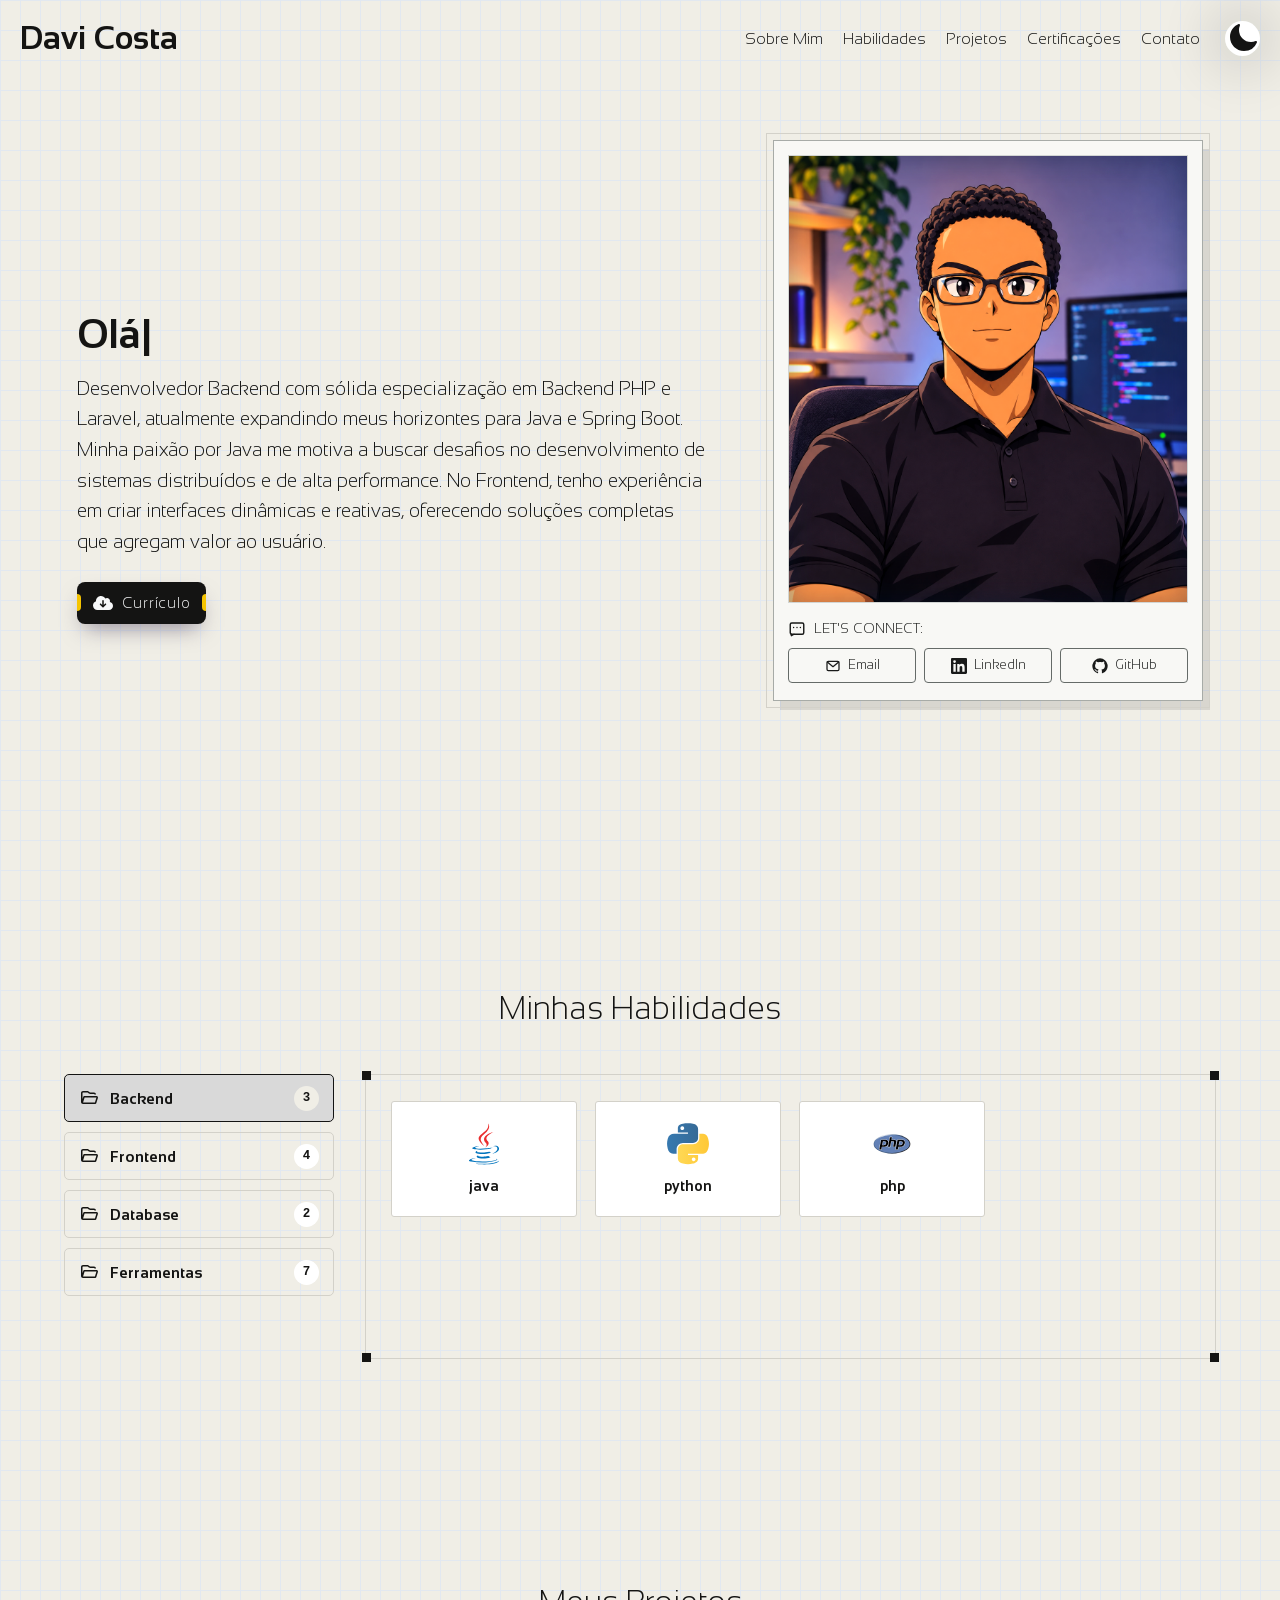
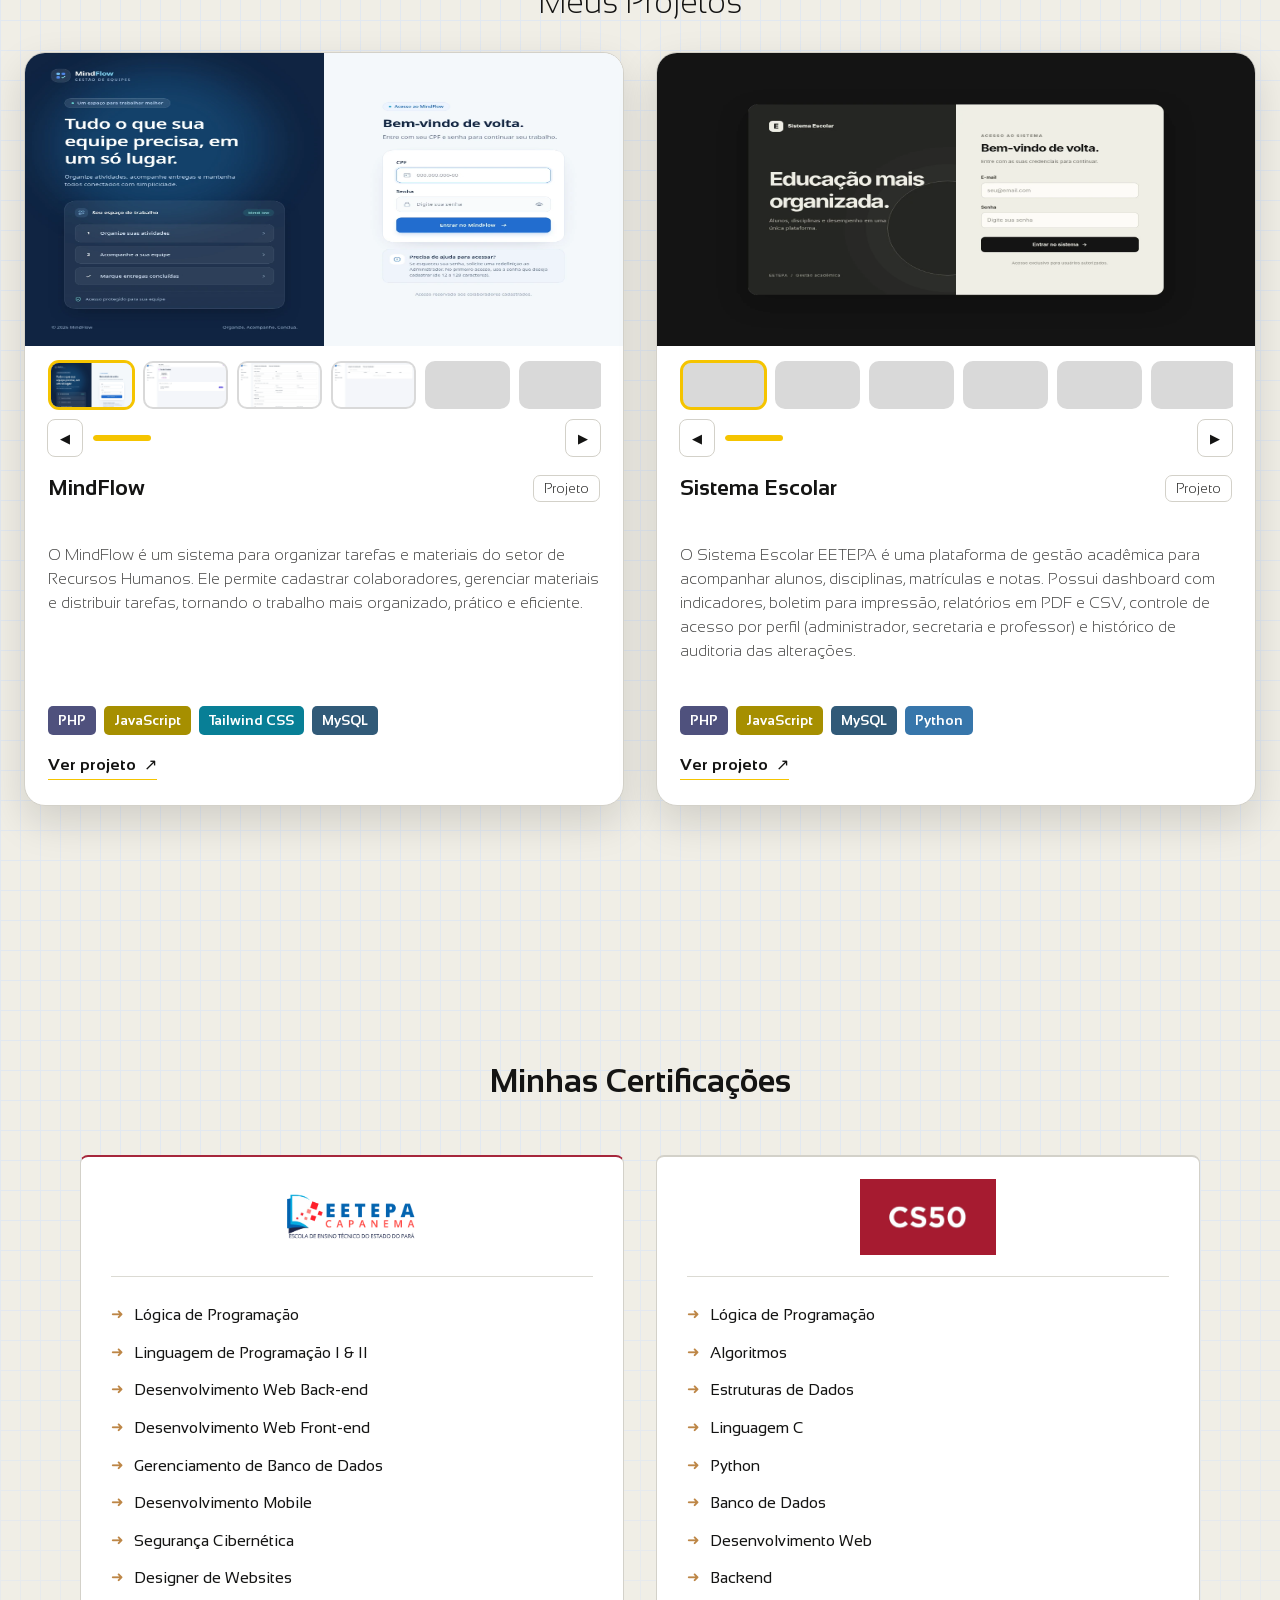
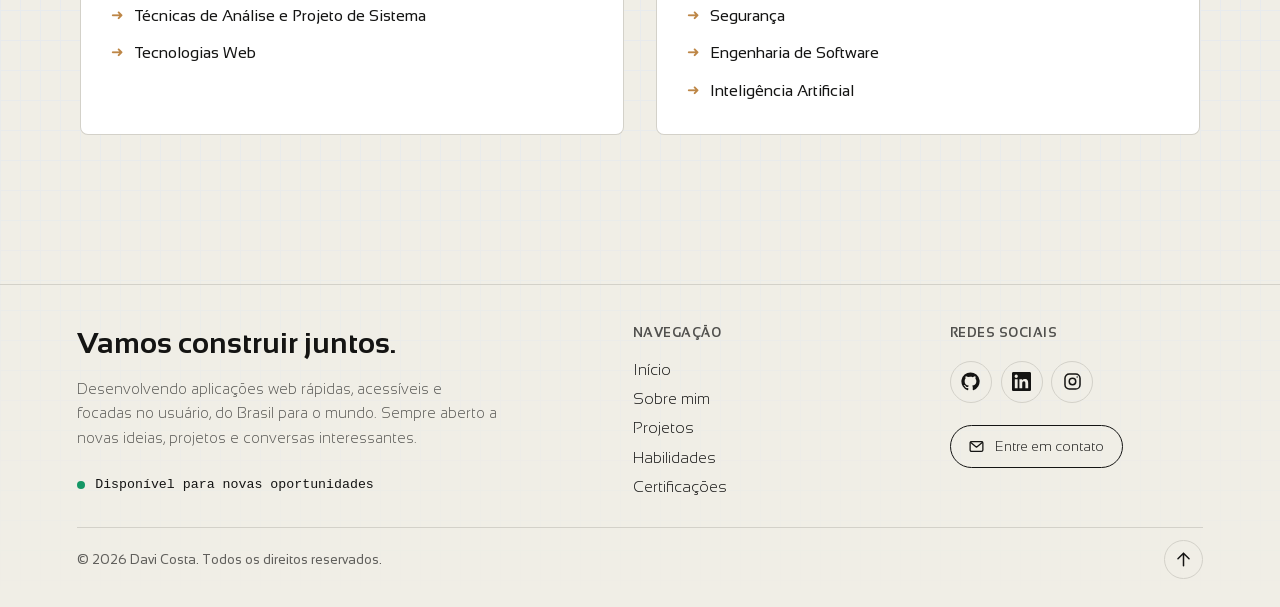
<file: index.html>
<!DOCTYPE html>
<html lang="pt-BR">
<head>
  <meta charset="UTF-8" />
  <meta name="viewport" content="width=device-width, initial-scale=1.0, viewport-fit=cover" />
  <title>Davi Costa | Desenvolvedor Backend Júnior (PHP e Laravel)</title>
  <meta name="description" content="Portfólio de Davi Costa, desenvolvedor backend júnior em PHP, Laravel e MySQL. Veja os projetos MindFlow e Sistema Escolar EETEPA com galerias de telas." />
  <link rel="canonical" href="https://SEU-DOMINIO.com.br/" />
  <meta name="robots" content="index, follow, max-image-preview:large, max-snippet:-1, max-video-preview:-1" />
  <meta name="author" content="Davi Costa" />
  <meta name="theme-color" content="#141413" />

  <!-- Open Graph (Facebook, LinkedIn, WhatsApp...) -->
  <meta property="og:type" content="website" />
  <meta property="og:site_name" content="Davi Costa | Portfólio" />
  <meta property="og:locale" content="pt_BR" />
  <meta property="og:url" content="https://SEU-DOMINIO.com.br/" />
  <meta property="og:title" content="Davi Costa | Desenvolvedor Backend Júnior (PHP e Laravel)" />
  <meta property="og:description" content="Desenvolvedor backend júnior em PHP, Laravel e MySQL. Conheça os projetos MindFlow e Sistema Escolar EETEPA." />
  <meta property="og:image" content="https://SEU-DOMINIO.com.br/img/og-image.jpg" />
  <meta property="og:image:type" content="image/jpeg" />
  <meta property="og:image:width" content="1200" />
  <meta property="og:image:height" content="630" />
  <meta property="og:image:alt" content="Davi Costa, desenvolvedor backend júnior: portfólio com projetos em PHP, Laravel, JavaScript e MySQL, ao lado de um trecho de código PHP." />

  <!-- Twitter / X Cards -->
  <meta name="twitter:card" content="summary_large_image" />
  <meta name="twitter:title" content="Davi Costa | Desenvolvedor Backend Júnior (PHP e Laravel)" />
  <meta name="twitter:description" content="Desenvolvedor backend júnior em PHP, Laravel e MySQL. Conheça os projetos MindFlow e Sistema Escolar EETEPA." />
  <meta name="twitter:image" content="https://SEU-DOMINIO.com.br/img/og-image.jpg" />
  <meta name="twitter:image:alt" content="Davi Costa, desenvolvedor backend júnior: portfólio com projetos em PHP, Laravel, JavaScript e MySQL, ao lado de um trecho de código PHP." />

  <!-- Ícones: arquivos reais e rastreáveis (o Google não usa favicon em data:URI) -->
  <link rel="icon" href="favicon.ico" sizes="48x48" />
  <link rel="icon" href="assets/favicon.svg" type="image/svg+xml" sizes="any" />
  <link rel="icon" href="assets/favicon-48.png" type="image/png" sizes="48x48" />
  <link rel="apple-touch-icon" href="assets/apple-touch-icon.png" />

  <!-- Dados estruturados (Schema.org, JSON-LD) -->
  <script type="application/ld+json">
{
  "@context": "https://schema.org",
  "@graph": [
    {
      "@type": "WebSite",
      "@id": "https://SEU-DOMINIO.com.br/#website",
      "url": "https://SEU-DOMINIO.com.br/",
      "name": "Davi Costa | Portfólio",
      "inLanguage": "pt-BR",
      "publisher": {
        "@id": "https://SEU-DOMINIO.com.br/#pessoa"
      }
    },
    {
      "@type": "ProfilePage",
      "@id": "https://SEU-DOMINIO.com.br/#pagina",
      "url": "https://SEU-DOMINIO.com.br/",
      "name": "Davi Costa | Desenvolvedor Backend Júnior (PHP e Laravel)",
      "description": "Portfólio de Davi Costa, desenvolvedor backend júnior em PHP, Laravel e MySQL. Veja os projetos MindFlow e Sistema Escolar EETEPA com galerias de telas.",
      "inLanguage": "pt-BR",
      "dateModified": "2026-11-01",
      "isPartOf": {
        "@id": "https://SEU-DOMINIO.com.br/#website"
      },
      "mainEntity": {
        "@id": "https://SEU-DOMINIO.com.br/#pessoa"
      },
      "primaryImageOfPage": {
        "@type": "ImageObject",
        "url": "https://SEU-DOMINIO.com.br/img/og-image.jpg",
        "width": 1200,
        "height": 630
      }
    },
    {
      "@type": "Person",
      "@id": "https://SEU-DOMINIO.com.br/#pessoa",
      "name": "Davi Costa",
      "jobTitle": "Desenvolvedor Backend Júnior",
      "url": "https://SEU-DOMINIO.com.br/",
      "description": "Desenvolvedor backend com especialização em PHP e Laravel, expandindo os estudos para Java e Spring Boot.",
      "sameAs": [
        "https://www.linkedin.com/in/daavicosta/",
        "https://github.com/FXLevi"
      ],
      "knowsAbout": [
        "PHP",
        "Laravel",
        "Java",
        "Spring Boot",
        "JavaScript",
        "MySQL",
        "PostgreSQL",
        "Python",
        "HTML",
        "CSS"
      ]
    }
  ]
}
  </script>
  <link rel="preconnect" href="https://fonts.googleapis.com" />
  <link rel="preconnect" href="https://fonts.gstatic.com" crossorigin />
  <link rel="preload" as="image" href="img/foto_perfil2.png" type="image/webp" fetchpriority="high" />
  <!-- A fonte carrega sem bloquear a primeira pintura (a página aparece já com a fonte reserva). -->
  <link rel="stylesheet" href="https://fonts.googleapis.com/css2?family=Sansation:wght@300;400;700&display=swap" media="print" onload="this.media='all'" />
  <noscript><link rel="stylesheet" href="https://fonts.googleapis.com/css2?family=Sansation:wght@300;400;700&display=swap" /></noscript>
  <link rel="stylesheet" href="style.css" />
  <script>
    // Define o tema antes da primeira pintura, evitando qualquer flash de cor.
    (() => {
      let temaSalvo = null;
      try {
        temaSalvo = localStorage.getItem("theme");
      } catch (_) {
        // O site continua funcionando caso o armazenamento seja bloqueado.
      }

      const sistemaClaro = window.matchMedia("(prefers-color-scheme: light)").matches;
      const temaInicial = ["light", "dark"].includes(temaSalvo)
        ? temaSalvo
        : (sistemaClaro ? "light" : "dark");

      document.documentElement.classList.add("js-ativo");
      document.documentElement.dataset.theme = temaInicial;
      document.documentElement.style.colorScheme = temaInicial;
    })();
  </script>
</head>

<body>

  <!-- ==================== HEADER ==================== -->
  <header class="portfolio-header">
    <a class="logo" href="#sobre" aria-label="Davi Costa, voltar ao início">Davi Costa</a>

    <div class="menu">
      <nav class="menu_links" id="menuNavegacao" aria-label="Navegação principal">
        <a href="#sobre">Sobre Mim</a>
        <a href="#habilidades">Habilidades</a>
        <a href="#projetos">Projetos</a>
        <a href="#certificacoes">Certificações</a>
        <a href="#contato">Contato</a>
      </nav>

      <!-- Alternância de tema: lua no modo claro, sol no modo escuro. -->
      <div class="container tema-container">
        <label for="switch" class="toggle">
          <input type="checkbox" class="input" id="switch" aria-label="Ativar tema escuro" />

          <span class="icon icon--moon">
            <svg xmlns="http://www.w3.org/2000/svg" viewBox="0 0 24 24" fill="currentColor" width="32" height="32">
              <path fill-rule="evenodd"
                d="M9.528 1.718a.75.75 0 01.162.819A8.97 8.97 0 009 6a9 9 0 009 9 8.97 8.97 0 003.463-.69.75.75 0 01.981.98 10.503 10.503 0 01-9.694 6.46c-5.799 0-10.5-4.701-10.5-10.5 0-4.368 2.667-8.112 6.46-9.694a.75.75 0 01.818.162z"
                clip-rule="evenodd"></path>
            </svg>
          </span>

          <span class="icon icon--sun">
            <svg xmlns="http://www.w3.org/2000/svg" viewBox="0 0 24 24" fill="currentColor" width="32" height="32">
              <path
                d="M12 2.25a.75.75 0 01.75.75v2.25a.75.75 0 01-1.5 0V3a.75.75 0 01.75-.75zM7.5 12a4.5 4.5 0 119 0 4.5 4.5 0 01-9 0zM18.894 6.166a.75.75 0 00-1.06-1.06l-1.591 1.59a.75.75 0 101.06 1.061l1.591-1.59zM21.75 12a.75.75 0 01-.75.75h-2.25a.75.75 0 010-1.5H21a.75.75 0 01.75.75zM17.834 18.894a.75.75 0 001.06-1.06l-1.59-1.591a.75.75 0 10-1.061 1.06l1.59 1.591zM12 18a.75.75 0 01.75.75V21a.75.75 0 01-1.5 0v-2.25A.75.75 0 0112 18zM7.758 17.303a.75.75 0 00-1.061-1.06l-1.591 1.59a.75.75 0 001.06 1.061l1.591-1.59zM6 12a.75.75 0 01-.75.75H3a.75.75 0 010-1.5h2.25A.75.75 0 016 12zM6.697 7.757a.75.75 0 001.06-1.06l-1.59-1.591a.75.75 0 00-1.061 1.06l1.59 1.591z">
              </path>
            </svg>
          </span>
        </label>
      </div>
      <button class="menu-toggle" type="button" aria-label="Abrir menu" aria-controls="menuNavegacao" aria-expanded="false">
        <span class="menu-toggle-linhas" aria-hidden="true"><span></span><span></span><span></span></span>
      </button>
    </div>
  </header>

  <!-- ==================== MAIN ==================== -->
  <main id="conteudo" tabindex="-1">
    <!-- ---------- SOBRE ---------- -->
    <section class="container" id="sobre" aria-labelledby="titulo">
      <div class="sobre">
        <h1 id="titulo" aria-label="Olá, eu sou o Davi Costa Desenvolvedor Backend">
          <span class="titulo-linha" id="titulo-linha-1">Olá, eu sou o <span class="destaque">Davi</span></span>
          <span class="titulo-linha" id="titulo-linha-2"><span class="destaque">Costa</span></span>
          <span class="titulo-linha" id="titulo-linha-3">Desenvolvedor Backend</span>
        </h1>

        <p>
          
          Desenvolvedor Backend com sólida especialização em Backend PHP e
          Laravel, atualmente expandindo meus horizontes para Java e Spring
          Boot. Minha paixão por Java me motiva a buscar desafios no
          desenvolvimento de sistemas distribuídos e de alta performance. No
          Frontend, tenho experiência em criar interfaces dinâmicas e
          reativas, oferecendo soluções completas que agregam valor ao
          usuário.
        </p>
          <button id="abrirCurriculo" class="Download-button" type="button" aria-haspopup="dialog" aria-controls="modalCurriculo">
            <svg xmlns="http://www.w3.org/2000/svg" height="16" width="20" viewBox="0 0 640 512" aria-hidden="true"><path fill="currentColor" d="M144 480C64.5 480 0 415.5 0 336c0-62.8 40.2-116.2 96.2-135.9c-.1-2.7-.2-5.4-.2-8.1c0-88.4 71.6-160 160-160c59.3 0 111 32.2 138.7 80.2C409.9 102 428.3 96 448 96c53 0 96 43 96 96c0 12.2-2.3 23.8-6.4 34.6C596 238.4 640 290.1 640 352c0 70.7-57.3 128-128 128H144zm79-167l80 80c9.4 9.4 24.6 9.4 33.9 0l80-80c9.4-9.4 9.4-24.6 0-33.9s-24.6-9.4-33.9 0l-39 39V184c0-13.3-10.7-24-24-24s-24 10.7-24 24V318.1l-39-39c-9.4-9.4-24.6-9.4-33.9 0s-9.4 24.6 0 33.9z"/></svg>
            <span>Currículo</span>
          </button>
      </div>

      <div class="imagem-tech-card" role="group" aria-label="Canais de contato">
        <div class="imagem-tech-inner">
          <div class="imagem-preview">
            <img src="img/foto_perfil2.png" width="860" height="797" alt="Trecho de código PHP com controle de sessão de usuário em um editor de código" fetchpriority="high" decoding="async" />
          </div>

          <div class="imagem-footer">
            <div class="imagem-connect-label">
              <svg viewBox="0 0 24 24" fill="none" stroke="currentColor" stroke-width="1.9" stroke-linecap="round" stroke-linejoin="round" aria-hidden="true"><rect x="3" y="4" width="18" height="15" rx="2"/><path d="M8 19l-3.5 2v-2M7.5 10h.01M12 10h.01M16.5 10h.01"/></svg>
              <span lang="en">LET'S CONNECT:</span>
            </div>
            <div class="imagem-links">
              <a href="mailto:davict2007@gmail.com" class="imagem-link abrir-contato" aria-label="Email: enviar mensagem para Davi Costa">
                <svg viewBox="0 0 24 24" fill="none" stroke="currentColor" stroke-width="1.9" stroke-linecap="round" stroke-linejoin="round" aria-hidden="true"><rect x="3" y="5" width="18" height="14" rx="2"/><path d="m3.5 6 8.5 7 8.5-7"/></svg>
                <span>Email</span>
              </a>
              <a href="https://www.linkedin.com/in/daavicosta/" target="_blank" rel="noopener noreferrer" class="imagem-link" aria-label="LinkedIn">
                <svg viewBox="0 0 24 24" fill="currentColor" aria-hidden="true"><path d="M20.45 20.45h-3.55v-5.57c0-1.33-.03-3.04-1.85-3.04-1.85 0-2.14 1.45-2.14 2.94v5.67H9.35V9h3.41v1.56h.05a3.75 3.75 0 0 1 3.37-1.85c3.6 0 4.27 2.37 4.27 5.45v6.29ZM5.34 7.43a2.06 2.06 0 1 1 0-4.12 2.06 2.06 0 0 1 0 4.12Zm1.78 13.02H3.56V9h3.56v11.45ZM22.23 0H1.77C.79 0 0 .77 0 1.73v20.54C0 23.23.79 24 1.77 24h20.45c.98 0 1.78-.77 1.78-1.73V1.73C24 .77 23.2 0 22.23 0Z"/></svg>
                <span>LinkedIn</span>
              </a>
              <a href="https://github.com/FXLevi" target="_blank" rel="noopener noreferrer" class="imagem-link" aria-label="GitHub">
                <svg viewBox="0 0 24 24" fill="currentColor" aria-hidden="true"><path d="M12 .5a11.5 11.5 0 0 0-3.64 22.41c.58.11.79-.25.79-.56v-2.03c-3.22.7-3.9-1.37-3.9-1.37-.53-1.34-1.29-1.7-1.29-1.7-1.05-.72.08-.71.08-.71 1.16.08 1.77 1.19 1.77 1.19 1.03 1.77 2.71 1.25 3.37.96.11-.75.4-1.25.73-1.54-2.58-.29-5.29-1.29-5.29-5.73 0-1.27.45-2.3 1.19-3.11-.12-.29-.52-1.47.11-3.07 0 0 .97-.31 3.19 1.18A11.1 11.1 0 0 1 12 6.1c.98 0 1.97.13 2.9.39 2.21-1.49 3.18-1.18 3.18-1.18.63 1.6.23 2.78.11 3.07.74.81 1.19 1.84 1.19 3.11 0 4.45-2.72 5.43-5.31 5.72.41.36.79 1.06.79 2.14v3c0 .31.2.68.8.56A11.5 11.5 0 0 0 12 .5Z"/></svg>
                <span>GitHub</span>
              </a>
            </div>
          </div>
        </div>
      </div>
    </section>

    <!-- ---------- HABILIDADES ---------- -->
    <section class="habilidades" id="habilidades" aria-labelledby="titulo-habilidades">
      <h2 id="titulo-habilidades">Minhas Habilidades</h2>

      <div class="conteudo-habilidades">
        <div class="categorias" role="tablist" aria-label="Categorias de habilidades">
          <button type="button" class="categoria ativa" role="tab" id="tab-backend" data-categoria="backend" aria-controls="cardsHabilidades" aria-selected="true" tabindex="0">
            <svg class="icone-pasta" xmlns="http://www.w3.org/2000/svg" viewBox="0 0 640 640" aria-hidden="true" focusable="false"><path fill="currentColor" d="M129.5 464L179.5 304L558.9 304L508.9 464L129.5 464zM320.2 512L509 512C530 512 548.6 498.4 554.8 478.3L604.8 318.3C614.5 287.4 591.4 256 559 256L179.6 256C158.6 256 140 269.6 133.8 289.7L112.2 358.4L112.2 160C112.2 151.2 119.4 144 128.2 144L266.9 144C270.4 144 273.7 145.1 276.5 147.2L314.9 176C328.7 186.4 345.6 192 362.9 192L480.2 192C489 192 496.2 199.2 496.2 208L544.2 208C544.2 172.7 515.5 144 480.2 144L362.9 144C356 144 349.2 141.8 343.7 137.6L305.3 108.8C294.2 100.5 280.8 96 266.9 96L128.2 96C92.9 96 64.2 124.7 64.2 160L64.2 448C64.2 483.3 92.9 512 128.2 512L320.2 512z"/></svg>
            <span>Backend</span>
            <span class="contador"></span>
          </button>

          <button type="button" class="categoria" role="tab" id="tab-frontend" data-categoria="frontend" aria-controls="cardsHabilidades" aria-selected="false" tabindex="-1">
            <svg class="icone-pasta" xmlns="http://www.w3.org/2000/svg" viewBox="0 0 640 640" aria-hidden="true" focusable="false"><path fill="currentColor" d="M129.5 464L179.5 304L558.9 304L508.9 464L129.5 464zM320.2 512L509 512C530 512 548.6 498.4 554.8 478.3L604.8 318.3C614.5 287.4 591.4 256 559 256L179.6 256C158.6 256 140 269.6 133.8 289.7L112.2 358.4L112.2 160C112.2 151.2 119.4 144 128.2 144L266.9 144C270.4 144 273.7 145.1 276.5 147.2L314.9 176C328.7 186.4 345.6 192 362.9 192L480.2 192C489 192 496.2 199.2 496.2 208L544.2 208C544.2 172.7 515.5 144 480.2 144L362.9 144C356 144 349.2 141.8 343.7 137.6L305.3 108.8C294.2 100.5 280.8 96 266.9 96L128.2 96C92.9 96 64.2 124.7 64.2 160L64.2 448C64.2 483.3 92.9 512 128.2 512L320.2 512z"/></svg>
            <span>Frontend</span>
            <span class="contador"></span>
          </button>

          <button type="button" class="categoria" role="tab" id="tab-database" data-categoria="database" aria-controls="cardsHabilidades" aria-selected="false" tabindex="-1">
            <svg class="icone-pasta" xmlns="http://www.w3.org/2000/svg" viewBox="0 0 640 640" aria-hidden="true" focusable="false"><path fill="currentColor" d="M129.5 464L179.5 304L558.9 304L508.9 464L129.5 464zM320.2 512L509 512C530 512 548.6 498.4 554.8 478.3L604.8 318.3C614.5 287.4 591.4 256 559 256L179.6 256C158.6 256 140 269.6 133.8 289.7L112.2 358.4L112.2 160C112.2 151.2 119.4 144 128.2 144L266.9 144C270.4 144 273.7 145.1 276.5 147.2L314.9 176C328.7 186.4 345.6 192 362.9 192L480.2 192C489 192 496.2 199.2 496.2 208L544.2 208C544.2 172.7 515.5 144 480.2 144L362.9 144C356 144 349.2 141.8 343.7 137.6L305.3 108.8C294.2 100.5 280.8 96 266.9 96L128.2 96C92.9 96 64.2 124.7 64.2 160L64.2 448C64.2 483.3 92.9 512 128.2 512L320.2 512z"/></svg>
            <span>Database</span>
            <span class="contador"></span>
          </button>

          <button type="button" class="categoria" role="tab" id="tab-ferramentas" data-categoria="ferramentas" aria-controls="cardsHabilidades" aria-selected="false" tabindex="-1">
            <svg class="icone-pasta" xmlns="http://www.w3.org/2000/svg" viewBox="0 0 640 640" aria-hidden="true" focusable="false"><path fill="currentColor" d="M129.5 464L179.5 304L558.9 304L508.9 464L129.5 464zM320.2 512L509 512C530 512 548.6 498.4 554.8 478.3L604.8 318.3C614.5 287.4 591.4 256 559 256L179.6 256C158.6 256 140 269.6 133.8 289.7L112.2 358.4L112.2 160C112.2 151.2 119.4 144 128.2 144L266.9 144C270.4 144 273.7 145.1 276.5 147.2L314.9 176C328.7 186.4 345.6 192 362.9 192L480.2 192C489 192 496.2 199.2 496.2 208L544.2 208C544.2 172.7 515.5 144 480.2 144L362.9 144C356 144 349.2 141.8 343.7 137.6L305.3 108.8C294.2 100.5 280.8 96 266.9 96L128.2 96C92.9 96 64.2 124.7 64.2 160L64.2 448C64.2 483.3 92.9 512 128.2 512L320.2 512z"/></svg>
            <span>Ferramentas</span>
            <span class="contador"></span>
          </button>
        </div>

        <div class="cards-habilidades" id="cardsHabilidades" role="tabpanel" aria-labelledby="tab-backend" aria-live="polite"><noscript><p>Backend: Java, Python, PHP. Frontend: HTML, CSS, JavaScript, Tailwind CSS. Banco de dados: MySQL, PostgreSQL. Ferramentas: Git, GitHub, Docker, IntelliJ, VS Code, Figma, XAMPP.</p></noscript></div>
      </div>
    </section>

    <!-- ---------- PROJETOS ---------- -->
    <section class="projetos" id="projetos" aria-labelledby="titulo-projetos">
      <h2 id="titulo-projetos">Meus Projetos</h2>

      <div class="conteudo-projetos">
        <!-- CARD 1: MindFlow -->
        <article class="projeto-galeria" aria-labelledby="titulo-mindflow">
          <div class="projeto-capa" role="group" aria-live="polite" aria-label="Tela do projeto. Arraste para o lado para trocar.">
            <img src="img/MindFlow/01_login.webp" alt="Tela de login do MindFlow" width="1440" height="1011" loading="lazy" decoding="async" />
          </div>

          <div class="projeto-galeria-controles">
            <div class="projeto-miniaturas" role="group" aria-label="Telas do MindFlow">
              <button class="projeto-miniatura ativa" type="button" aria-label="Ver tela 1: Tela de login do MindFlow" aria-pressed="true">
                <img src="img/MindFlow/thumbs/01_login.webp" data-full="img/MindFlow/01_login.webp" alt="Tela de login do MindFlow" width="256" height="144" decoding="async" loading="lazy" />
              </button>
              <button class="projeto-miniatura" type="button" aria-label="Ver tela 2: Dashboard do MindFlow" aria-pressed="false">
                <img src="img/MindFlow/thumbs/02_dashboard.webp" data-full="img/MindFlow/02_dashboard.webp" alt="Dashboard do MindFlow" width="256" height="144" decoding="async" loading="lazy" />
              </button>
              <button class="projeto-miniatura" type="button" aria-label="Ver tela 3: Cadastro de colaborador" aria-pressed="false">
                <img src="img/MindFlow/thumbs/03_cadastro_colaboradores.webp" data-full="img/MindFlow/03_cadastro_colaboradores.webp" alt="Cadastro de colaborador" width="256" height="144" decoding="async" loading="lazy" />
              </button>
              <button class="projeto-miniatura" type="button" aria-label="Ver tela 4: Pesquisa de colaboradores" aria-pressed="false">
                <img src="img/MindFlow/thumbs/04_pesquisa_colaboradores.webp" data-full="img/MindFlow/04_pesquisa_colaboradores.webp" alt="Pesquisa de colaboradores" width="256" height="144" decoding="async" loading="lazy" />
              </button>
              <button class="projeto-miniatura" type="button" aria-label="Ver tela 5: Materiais de estudo em cartões" aria-pressed="false">
                <img src="img/MindFlow/thumbs/05_materiais.webp" data-full="img/MindFlow/05_materiais.webp" alt="Materiais de estudo em cartões" width="256" height="144" decoding="async" loading="lazy" />
              </button>
              <button class="projeto-miniatura" type="button" aria-label="Ver tela 6: Tarefas do MindFlow" aria-pressed="false">
                <img src="img/MindFlow/thumbs/06_tarefas.webp" data-full="img/MindFlow/06_tarefas.webp" alt="Tarefas do MindFlow" width="256" height="144" decoding="async" loading="lazy" />
              </button>
              <button class="projeto-miniatura" type="button" aria-label="Ver tela 7: Modal de nova tarefa no MindFlow" aria-pressed="false">
                <img src="img/MindFlow/thumbs/11_modal_nova_tarefa.webp" data-full="img/MindFlow/11_modal_nova_tarefa.webp" alt="Modal de nova tarefa no MindFlow" width="256" height="144" decoding="async" loading="lazy" />
              </button>
              <button class="projeto-miniatura" type="button" aria-label="Ver tela 8: Chat entre colaboradores" aria-pressed="false">
                <img src="img/MindFlow/thumbs/07_chat.webp" data-full="img/MindFlow/07_chat.webp" alt="Chat entre colaboradores" width="256" height="144" decoding="async" loading="lazy" />
              </button>
            </div>
            <div class="projeto-navegacao" role="group" aria-label="Navegação das imagens">
              <button class="projeto-anterior" type="button" aria-label="Imagem anterior">◀</button>
              <div class="projeto-trilha" aria-hidden="true"><div class="projeto-progresso"></div></div>
              <button class="projeto-proximo" type="button" aria-label="Próxima imagem">▶</button>
            </div>
          </div>

          <div class="projeto-detalhes">
            <div class="projeto-cabecalho">
              <h3 id="titulo-mindflow">MindFlow</h3>
              <span class="projeto-etiqueta">Projeto</span>
            </div>
            <div class="projeto-descricao-area">
              <p class="projeto-descricao">O MindFlow é um sistema para organizar tarefas e materiais do setor de Recursos Humanos. Ele permite cadastrar colaboradores, gerenciar materiais e distribuir tarefas, tornando o trabalho mais organizado, prático e eficiente.</p>
              <button class="projeto-ler-mais" type="button" hidden>Ler descrição completa</button>
            </div>
            <div class="projeto-metadados" role="group" aria-label="Tecnologias utilizadas">
              <span class="php">PHP</span>
              <span class="js">JavaScript</span>
              <span class="tailwind">Tailwind CSS</span>
              <span class="mysql">MySQL</span>
            </div>
            <div class="projeto-acoes">
              <a class="btn-ver-projeto" href="demo/mindflow/index.html" data-url="demo/mindflow/index.html" data-nome="MindFlow" aria-label="Ver projeto MindFlow: galeria de telas">
                Ver projeto <span aria-hidden="true">↗</span>
              </a>
            </div>
          </div>
        </article>

        <!-- CARD 2: Sistema Escolar EETEPA -->
        <article class="projeto-galeria" aria-labelledby="titulo-escolar">
          <div class="projeto-capa" role="group" aria-live="polite" aria-label="Tela do projeto. Arraste para o lado para trocar.">
            <img src="img/Sistema_Escolar_Davi/01_login.webp" alt="Tela de login do Sistema Escolar" width="1440" height="900" loading="lazy" decoding="async" />
          </div>

          <div class="projeto-galeria-controles">
            <div class="projeto-miniaturas" role="group" aria-label="Telas do Sistema Escolar EETEPA">
              <button class="projeto-miniatura ativa" type="button" aria-label="Ver tela 1: Tela de login do Sistema Escolar EETEPA" aria-pressed="true">
                <img src="img/Sistema_Escolar_Davi/thumbs/01_login.webp" data-full="img/Sistema_Escolar_Davi/01_login.webp" alt="Tela de login do Sistema Escolar EETEPA" width="256" height="144" decoding="async" loading="lazy" />
              </button>
              <button class="projeto-miniatura" type="button" aria-label="Ver tela 2: Cadastro de usuários do Sistema Escolar" aria-pressed="false">
                <img src="img/Sistema_Escolar_Davi/thumbs/02_cadastro_usuario.webp" data-full="img/Sistema_Escolar_Davi/02_cadastro_usuario.webp" alt="Cadastro de usuários do Sistema Escolar" width="256" height="144" decoding="async" loading="lazy" />
              </button>
              <button class="projeto-miniatura" type="button" aria-label="Ver tela 3: Tela de alteração de senha do Sistema Escolar" aria-pressed="false">
                <img src="img/Sistema_Escolar_Davi/thumbs/03_alterar_senha.webp" data-full="img/Sistema_Escolar_Davi/03_alterar_senha.webp" alt="Tela de alteração de senha do Sistema Escolar" width="256" height="144" decoding="async" loading="lazy" />
              </button>
              <button class="projeto-miniatura" type="button" aria-label="Ver tela 4: Página inicial do Sistema Escolar" aria-pressed="false">
                <img src="img/Sistema_Escolar_Davi/thumbs/04_pagina_inicial.webp" data-full="img/Sistema_Escolar_Davi/04_pagina_inicial.webp" alt="Página inicial do Sistema Escolar" width="256" height="144" decoding="async" loading="lazy" />
              </button>
              <button class="projeto-miniatura" type="button" aria-label="Ver tela 5: Dashboard do Sistema Escolar" aria-pressed="false">
                <img src="img/Sistema_Escolar_Davi/thumbs/05_dashboard.webp" data-full="img/Sistema_Escolar_Davi/05_dashboard.webp" alt="Dashboard do Sistema Escolar" width="256" height="144" decoding="async" loading="lazy" />
              </button>
              <button class="projeto-miniatura" type="button" aria-label="Ver tela 6: Módulo de alunos do Sistema Escolar" aria-pressed="false">
                <img src="img/Sistema_Escolar_Davi/thumbs/06_alunos_inicio.webp" data-full="img/Sistema_Escolar_Davi/06_alunos_inicio.webp" alt="Módulo de alunos do Sistema Escolar" width="256" height="144" decoding="async" loading="lazy" />
              </button>
              <button class="projeto-miniatura" type="button" aria-label="Ver tela 7: Listagem de alunos do Sistema Escolar" aria-pressed="false">
                <img src="img/Sistema_Escolar_Davi/thumbs/07_alunos_listar.webp" data-full="img/Sistema_Escolar_Davi/07_alunos_listar.webp" alt="Listagem de alunos do Sistema Escolar" width="256" height="144" decoding="async" loading="lazy" />
              </button>
              <button class="projeto-miniatura" type="button" aria-label="Ver tela 8: Cadastro de alunos do Sistema Escolar" aria-pressed="false">
                <img src="img/Sistema_Escolar_Davi/thumbs/08_alunos_cadastrar.webp" data-full="img/Sistema_Escolar_Davi/08_alunos_cadastrar.webp" alt="Cadastro de alunos do Sistema Escolar" width="256" height="144" decoding="async" loading="lazy" />
              </button>
            </div>
            <div class="projeto-navegacao" role="group" aria-label="Navegação das imagens">
              <button class="projeto-anterior" type="button" aria-label="Imagem anterior">◀</button>
              <div class="projeto-trilha" aria-hidden="true"><div class="projeto-progresso"></div></div>
              <button class="projeto-proximo" type="button" aria-label="Próxima imagem">▶</button>
            </div>
          </div>

          <div class="projeto-detalhes">
            <div class="projeto-cabecalho">
              <h3 id="titulo-escolar">Sistema Escolar</h3>
              <span class="projeto-etiqueta">Projeto</span>
            </div>
            <div class="projeto-descricao-area">
              <p class="projeto-descricao">O Sistema Escolar EETEPA é uma plataforma de gestão acadêmica para acompanhar alunos, disciplinas, matrículas e notas. Possui dashboard com indicadores, boletim para impressão, relatórios em PDF e CSV, controle de acesso por perfil (administrador, secretaria e professor) e histórico de auditoria das alterações.</p>
            </div>
            <div class="projeto-metadados" role="group" aria-label="Tecnologias utilizadas">
              <span class="php">PHP</span>
              <span class="js">JavaScript</span>
              <span class="mysql">MySQL</span>
              <span class="python">Python</span>
            </div>
            <div class="projeto-acoes">
              <a class="btn-ver-projeto" href="demo/escolar/index.html" data-url="demo/escolar/index.html" data-nome="Sistema Escolar EETEPA" aria-label="Ver projeto Sistema Escolar EETEPA: galeria de telas">
                Ver projeto <span aria-hidden="true">↗</span>
              </a>
            </div>
          </div>
        </article>
      </div>
    </section>

    <!-- ---------- CERTIFICAÇÕES ---------- -->
    <section class="certificacoes" id="certificacoes" aria-labelledby="titulo-certificacoes">
      <h2 id="titulo-certificacoes">Minhas Certificações</h2>

      <!-- O grid mantém os cards com a mesma largura e altura.
           Para adicionar outra instituição, duplique um article abaixo. -->
      <div class="certificacoes-grid">
        <article class="card-certificacoes">
          <div class="certificacoes-logo">
            <img src="img/logo-eetepa-2025.webp" alt="Logotipo da EETEPA" width="720" height="405" loading="lazy" decoding="async" />
          </div>
          <ul>
            <li>Lógica de Programação</li>
            <li>Linguagem de Programação I &amp; II</li>
            <li>Desenvolvimento Web Back-end</li>
            <li>Desenvolvimento Web Front-end</li>
            <li>Gerenciamento de Banco de Dados</li>
            <li>Desenvolvimento Mobile</li>
            <li>Segurança Cibernética</li>
            <li>Designer de Websites</li>
            <li>Técnicas de Análise e Projeto de Sistema</li>
            <li>Tecnologias Web</li>
          </ul>
        </article>

        <article class="card-certificacoes">
          <div class="certificacoes-logo">
            <img src="img/cs50.jpeg" alt="Logotipo do CS50" width="1200" height="675" loading="lazy" decoding="async" />
          </div>
            <ul>
              <li>Lógica de Programação</li>
              <li>Algoritmos</li>
              <li>Estruturas de Dados</li>
              <li>Linguagem C</li>
              <li>Python</li>
              <li>Banco de Dados</li>
              <li>Desenvolvimento Web</li>
              <li>Backend</li>
              <li>Segurança</li>
              <li>Engenharia de Software</li>
              <li>Inteligência Artificial</li>
            </ul>
        </article>
      </div>
    </section>


  </main>

  <!-- ---------- FOOTER ---------- -->
  <footer id="contato" class="footer-portfolio">
    <div class="footer-inner">
      <div class="rodape">
        <div class="footer-intro">
          <h2>Vamos construir juntos.</h2>
          <p>Desenvolvendo aplicações web rápidas, acessíveis e focadas no usuário, do Brasil para o mundo. Sempre aberto a novas ideias, projetos e conversas interessantes.</p>
          <div class="footer-status"><span class="footer-status-dot" aria-hidden="true"></span>Disponível para novas oportunidades</div>
        </div>
        <div class="footer-navigation">
          <h3>Navegação</h3>
          <nav aria-label="Navegação do rodapé">
            <a href="#sobre">Início</a>
            <a href="#sobre">Sobre mim</a>
            <a href="#projetos">Projetos</a>
            <a href="#habilidades">Habilidades</a>
            <a href="#certificacoes">Certificações</a>
          </nav>
        </div>
        <div class="footer-social">
          <h3>Redes sociais</h3>
          <div class="footer-social-links">
            <a href="https://github.com/FXLevi" target="_blank" rel="noopener noreferrer" aria-label="GitHub" title="GitHub"><svg viewBox="0 0 24 24" aria-hidden="true" fill="currentColor"><path d="M12 .5a11.5 11.5 0 0 0-3.64 22.41c.58.11.79-.25.79-.56v-2.03c-3.22.7-3.9-1.37-3.9-1.37-.53-1.34-1.29-1.7-1.29-1.7-1.05-.72.08-.71.08-.71 1.16.08 1.77 1.19 1.77 1.19 1.03 1.77 2.71 1.25 3.37.96.11-.75.4-1.25.73-1.54-2.58-.29-5.29-1.29-5.29-5.73 0-1.27.45-2.3 1.19-3.11-.12-.29-.52-1.47.11-3.07 0 0 .97-.31 3.19 1.18A11.1 11.1 0 0 1 12 6.1c.98 0 1.97.13 2.9.39 2.21-1.49 3.18-1.18 3.18-1.18.63 1.6.23 2.78.11 3.07.74.81 1.19 1.84 1.19 3.11 0 4.45-2.72 5.43-5.31 5.72.41.36.79 1.06.79 2.14v3c0 .31.2.68.8.56A11.5 11.5 0 0 0 12 .5Z"/></svg></a>
            <a href="https://www.linkedin.com/in/daavicosta/" target="_blank" rel="noopener noreferrer" aria-label="LinkedIn" title="LinkedIn"><svg viewBox="0 0 24 24" aria-hidden="true" fill="currentColor"><path d="M20.45 20.45h-3.55v-5.57c0-1.33-.03-3.04-1.85-3.04-1.85 0-2.14 1.45-2.14 2.94v5.67H9.35V9h3.41v1.56h.05a3.75 3.75 0 0 1 3.37-1.85c3.6 0 4.27 2.37 4.27 5.45v6.29ZM5.34 7.43a2.06 2.06 0 1 1 0-4.12 2.06 2.06 0 0 1 0 4.12Zm1.78 13.02H3.56V9h3.56v11.45ZM22.23 0H1.77C.79 0 0 .77 0 1.73v20.54C0 23.23.79 24 1.77 24h20.45c.98 0 1.78-.77 1.78-1.73V1.73C24 .77 23.2 0 22.23 0Z"/></svg></a>
            <a href="https://www.instagram.com/" target="_blank" rel="noopener noreferrer" aria-label="Instagram" title="Instagram"><svg viewBox="0 0 24 24" aria-hidden="true" fill="none" stroke="currentColor" stroke-width="1.9" stroke-linecap="round" stroke-linejoin="round"><rect x="2.5" y="2.5" width="19" height="19" rx="5.5"/><circle cx="12" cy="12" r="4.1"/><circle cx="17.9" cy="6.3" r=".9" fill="currentColor" stroke="none"/></svg></a>
          </div>
          <a class="footer-contact abrir-contato" href="mailto:davict2007@gmail.com?subject=Contato%20pelo%20portf%C3%B3lio"><svg viewBox="0 0 24 24" aria-hidden="true" fill="none" stroke="currentColor" stroke-width="1.8" stroke-linecap="round" stroke-linejoin="round"><rect x="3" y="5" width="18" height="14" rx="2"/><path d="m3.5 6 8.5 7 8.5-7"/></svg><span>Entre em contato</span></a>
        </div>
      </div>
      <div class="footer-bottom">
        <p>&copy; 2026 Davi Costa. Todos os direitos reservados.</p>
        <a class="footer-top" href="#" aria-label="Voltar ao topo" title="Voltar ao topo"><svg viewBox="0 0 24 24" aria-hidden="true" fill="none" stroke="currentColor" stroke-width="1.9" stroke-linecap="round" stroke-linejoin="round"><path d="M12 20V4M5 11l7-7 7 7"/></svg></a>
      </div>
    </div>
  </footer>

  <div id="modalProjeto" class="modal-projeto" hidden>
    <div class="modal-conteudo" role="dialog" aria-modal="true" aria-labelledby="modalTitulo">
      <div class="modal-cabecalho">
        <h2 id="modalTitulo">MindFlow</h2>

        <div class="modal-acoes">
          <a id="abrirProjeto" href="#" target="_blank" rel="noopener noreferrer">Abrir em nova aba</a>
          <button id="fecharProjeto" type="button" aria-label="Fechar projeto">✕</button>
        </div>
      </div>

      <iframe id="iframeProjeto" title="Sistema interativo"></iframe>
    </div>
  </div>


  <!-- Modal de curriculo: preview interno + download em PDF e DOCX -->
  <dialog id="modalCurriculo" class="curriculo-dialog" aria-labelledby="tituloCurriculo" aria-describedby="descricaoCurriculo">
    <header class="curriculo-dialog-topo" role="group">
      <div>
        <p class="dialog-etiqueta">CURRÍCULO PROFISSIONAL / PDF</p>
        <h2 id="tituloCurriculo">Davi Costa</h2>
        <p class="dialog-subtitulo" id="descricaoCurriculo">Desenvolvedor Backend Júnior</p>
      </div>
      <button id="fecharCurriculo" class="dialog-fechar" type="button" aria-label="Fechar currículo">✕</button>
    </header>
    <section class="curriculo-dialog-corpo" aria-label="Pré-visualização do currículo">
      <div class="curriculo-aviso-mobile">
        <svg viewBox="0 0 24 24" width="42" height="42" fill="none" stroke="currentColor" stroke-width="1.3" aria-hidden="true"><path d="M7 2.5h7l5 5V21H7a2 2 0 0 1-2-2V4.5a2 2 0 0 1 2-2z"/><path d="M14 2.5V8h5M9 13h6M9 16h6"/></svg>
        <h3>Seu currículo, pronto para visualizar</h3>
        <p>Em alguns celulares, a pré-visualização de PDF pode não abrir aqui. Use o botão abaixo para visualizar o documento ou baixar uma cópia.</p>
        <a href="assets/curriculo/Curriculo_Davi_Costa.pdf" target="_blank" rel="noopener noreferrer">Visualizar PDF ↗</a>
      </div>
      <iframe title="Currículo de Davi Costa em PDF" src="assets/curriculo/Curriculo_Davi_Costa.pdf#toolbar=0" loading="lazy"></iframe>
    </section>
    <footer class="curriculo-dialog-rodape" role="group">
      <span class="dialog-ajuda">Visualize o documento ou escolha um formato para baixar.</span>
      <div class="dialog-acoes">
        <a class="dialog-link-neutro" href="assets/curriculo/Curriculo_Davi_Costa.pdf" target="_blank" rel="noopener noreferrer">Abrir PDF ↗</a>
        <a class="dialog-link-neutro" href="assets/curriculo/Curriculo_Davi_Costa.docx" download="Curriculo_Davi_Costa.docx">Baixar Word</a>
        <a class="dialog-link-primario" href="assets/curriculo/Curriculo_Davi_Costa.pdf" download="Curriculo_Davi_Costa.pdf">↓ Baixar PDF</a>
      </div>
    </footer>
  </dialog>

  <!-- Formulário estático: prepara e-mail, sem fingir envio pelo servidor. -->
  <dialog id="modalContato" class="contato-dialog" aria-labelledby="tituloContato" aria-describedby="descricaoContato">
    <header class="curriculo-dialog-topo" role="group">
      <div>
        <p class="dialog-etiqueta">CONTATO</p>
        <h2 id="tituloContato">Vamos conversar?</h2>
      </div>
      <button id="fecharContato" class="dialog-fechar" type="button" aria-label="Fechar formulário de contato">✕</button>
    </header>
    <p id="descricaoContato" class="contato-aviso">Escreva sua mensagem. Ao continuar, seu aplicativo de e-mail será aberto para você confirmar o envio.</p>
    <form id="formContato" class="contato-formulario">
      <label for="contatoNome">Nome</label>
      <input id="contatoNome" name="nome" type="text" autocomplete="name" placeholder="Seu nome" maxlength="100" required />
      <label for="contatoEmail">Seu e-mail</label>
      <input id="contatoEmail" name="email" type="email" autocomplete="email" placeholder="seu@email.com" maxlength="150" required />
      <label for="contatoAssunto">Assunto</label>
      <input id="contatoAssunto" name="assunto" type="text" placeholder="Sobre o que vamos conversar?" maxlength="150" required />
      <label for="contatoMensagem">Mensagem</label>
      <textarea id="contatoMensagem" name="mensagem" placeholder="Descreva sua ideia ou oportunidade..." rows="5" maxlength="5000" required></textarea>
      <button type="submit" class="contato-enviar">Abrir aplicativo de e-mail ↗</button>
      <p class="contato-email-alternativo">Ou escreva para <a href="mailto:davict2007@gmail.com">davict2007@gmail.com</a>.</p>
    </form>
  </dialog>

  <script src="script.js"></script>
</body>
</html>
</file>
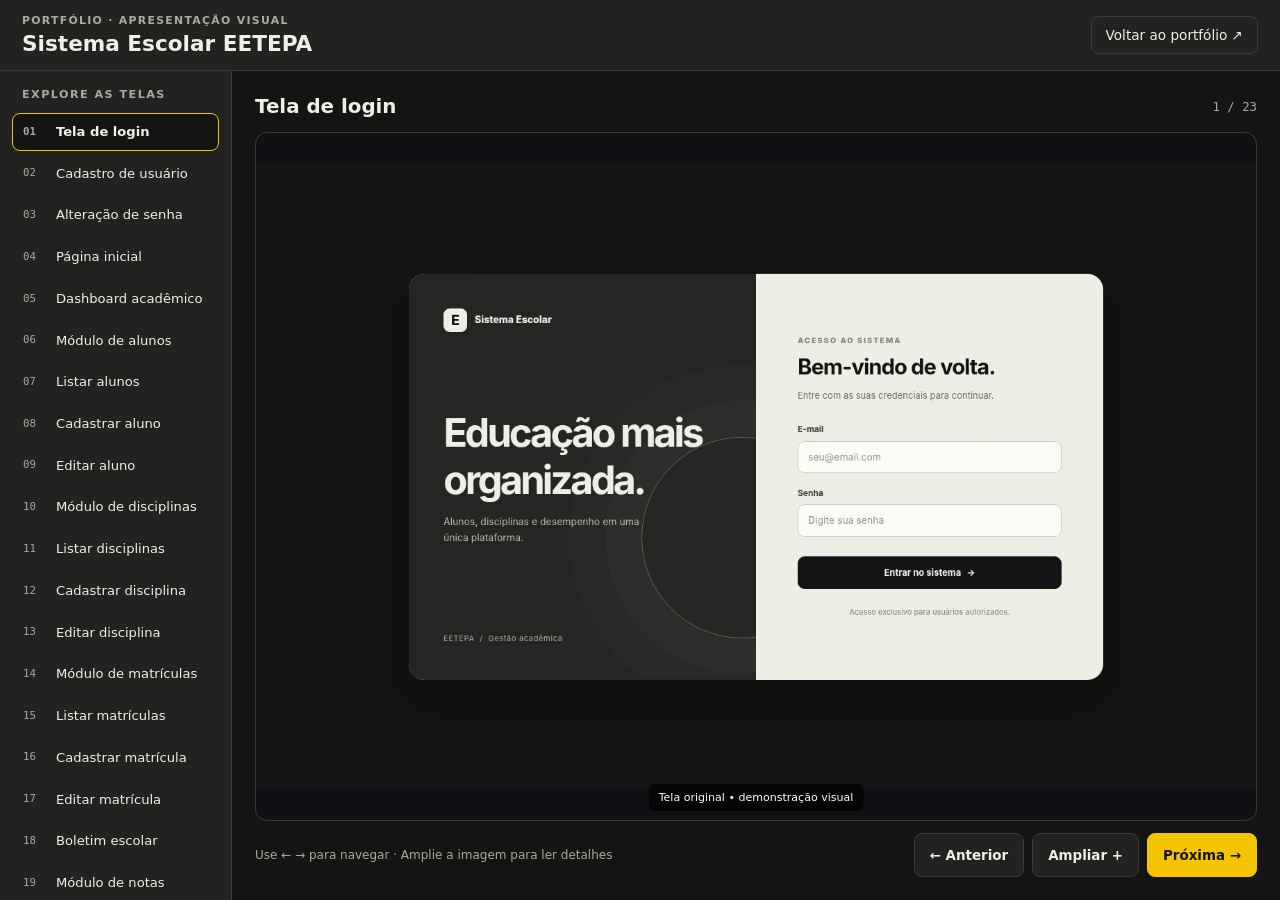
<file: demo/escolar/index.html>
<!DOCTYPE html>
<html lang="pt-BR"><head><meta charset="utf-8"/><meta name="viewport" content="width=device-width, initial-scale=1, viewport-fit=cover"/><title>Sistema Escolar EETEPA – galeria de telas | Davi Costa</title>
<meta name="description" content="Galeria com 23 telas do Sistema Escolar EETEPA, plataforma em PHP e MySQL para gerir alunos, disciplinas, matrículas e notas. Projeto de Davi Costa."/>
<link rel="canonical" href="https://SEU-DOMINIO.com.br/demo/escolar/"/>
<meta name="robots" content="index, follow, max-image-preview:large"/>
<meta name="author" content="Davi Costa"/>
<meta property="og:type" content="article"/><meta property="og:site_name" content="Davi Costa | Portfólio"/><meta property="og:locale" content="pt_BR"/>
<meta property="og:url" content="https://SEU-DOMINIO.com.br/demo/escolar/"/><meta property="og:title" content="Sistema Escolar EETEPA – galeria de telas | Davi Costa"/><meta property="og:description" content="Galeria com 23 telas do Sistema Escolar EETEPA, plataforma em PHP e MySQL para gerir alunos, disciplinas, matrículas e notas. Projeto de Davi Costa."/>
<meta property="og:image" content="https://SEU-DOMINIO.com.br/img/og-image.jpg"/><meta property="og:image:width" content="1200"/><meta property="og:image:height" content="630"/><meta property="og:image:alt" content="Galeria de telas do Sistema Escolar EETEPA, projeto de Davi Costa em PHP e MySQL."/>
<meta name="twitter:card" content="summary_large_image"/><meta name="twitter:title" content="Sistema Escolar EETEPA – galeria de telas | Davi Costa"/><meta name="twitter:description" content="Galeria com 23 telas do Sistema Escolar EETEPA, plataforma em PHP e MySQL para gerir alunos, disciplinas, matrículas e notas. Projeto de Davi Costa."/><meta name="twitter:image" content="https://SEU-DOMINIO.com.br/img/og-image.jpg"/><meta name="twitter:image:alt" content="Galeria de telas do Sistema Escolar EETEPA, projeto de Davi Costa em PHP e MySQL."/>
<link rel="icon" href="../../favicon.ico" sizes="48x48"/><link rel="icon" href="../../assets/favicon.svg" type="image/svg+xml" sizes="any"/><link rel="apple-touch-icon" href="../../assets/apple-touch-icon.png"/>
<script type="application/ld+json">{"@context": "https://schema.org", "@graph": [{"@type": "WebPage", "@id": "https://SEU-DOMINIO.com.br/demo/escolar/#pagina", "url": "https://SEU-DOMINIO.com.br/demo/escolar/", "name": "Sistema Escolar EETEPA – galeria de telas | Davi Costa", "description": "Galeria com 23 telas do Sistema Escolar EETEPA, plataforma em PHP e MySQL para gerir alunos, disciplinas, matrículas e notas. Projeto de Davi Costa.", "inLanguage": "pt-BR", "isPartOf": {"@id": "https://SEU-DOMINIO.com.br/#website"}, "author": {"@id": "https://SEU-DOMINIO.com.br/#pessoa"}, "dateModified": "2026-11-01", "primaryImageOfPage": {"@type": "ImageObject", "url": "https://SEU-DOMINIO.com.br/img/og-image.jpg", "width": 1200, "height": 630}}, {"@type": "BreadcrumbList", "itemListElement": [{"@type": "ListItem", "position": 1, "name": "Portfólio de Davi Costa", "item": "https://SEU-DOMINIO.com.br/"}, {"@type": "ListItem", "position": 2, "name": "Projetos", "item": "https://SEU-DOMINIO.com.br/#projetos"}, {"@type": "ListItem", "position": 3, "name": "Sistema Escolar EETEPA", "item": "https://SEU-DOMINIO.com.br/demo/escolar/"}]}]}</script>
<link rel="stylesheet" href="../_tour.css"/><script>try { document.documentElement.dataset.theme=localStorage.getItem('theme')==='light'?'light':'dark' } catch(e) { document.documentElement.dataset.theme='dark' }</script></head>
<body><div class="tour"><header class="tour-header"><div><p>Portfólio · Apresentação visual</p><h1>Sistema Escolar EETEPA</h1></div><a id="tourBack" href="../../index.html#projetos">Voltar ao portfólio ↗</a></header>
<div class="tour-grid"><aside class="tour-sidebar" aria-label="Lista de telas"><h2>Explore as telas</h2><nav class="tour-items" id="tourItems" aria-label="Telas do projeto"><noscript><ul><li>Tela de login</li><li>Cadastro de usuário</li><li>Alteração de senha</li><li>Página inicial</li><li>Dashboard acadêmico</li><li>Módulo de alunos</li><li>Listar alunos</li><li>Cadastrar aluno</li><li>Editar aluno</li><li>Módulo de disciplinas</li><li>Listar disciplinas</li><li>Cadastrar disciplina</li><li>Editar disciplina</li><li>Módulo de matrículas</li><li>Listar matrículas</li><li>Cadastrar matrícula</li><li>Editar matrícula</li><li>Boletim escolar</li><li>Módulo de notas</li><li>Listar notas</li><li>Cadastrar nota</li><li>Editar nota</li><li>Relatórios</li></ul></noscript></nav></aside>
<main class="tour-main"><select id="tourSelect" class="tour-select" aria-label="Escolher tela do projeto"></select>
<div class="tour-toolbar"><h2 id="tourScreenTitle">Telas</h2><span id="tourCount" class="tour-count"></span></div>
<div class="tour-image-wrap" id="tourImageWrap" role="group" aria-label="Imagem da interface do sistema. Arraste para navegar entre telas."><img id="tourImage" src="../../img/Sistema_Escolar_Davi/01_login.webp" alt="Tela de login"/></div>
<div class="tour-controls"><span class="tour-hint">Use ← → para navegar · Amplie a imagem para ler detalhes</span>
<div class="tour-buttons"><button id="tourPrev" class="tour-button" type="button">← Anterior</button><button id="tourZoom" class="tour-button" type="button">Ampliar +</button><button id="tourNext" class="tour-button primary" type="button">Próxima →</button></div></div></main></div></div>
<script>window.GALERIA_TELAS = [{"src": "../../img/Sistema_Escolar_Davi/01_login.webp", "label": "Tela de login"}, {"src": "../../img/Sistema_Escolar_Davi/02_cadastro_usuario.webp", "label": "Cadastro de usuário"}, {"src": "../../img/Sistema_Escolar_Davi/03_alterar_senha.webp", "label": "Alteração de senha"}, {"src": "../../img/Sistema_Escolar_Davi/04_pagina_inicial.webp", "label": "Página inicial"}, {"src": "../../img/Sistema_Escolar_Davi/05_dashboard.webp", "label": "Dashboard acadêmico"}, {"src": "../../img/Sistema_Escolar_Davi/06_alunos_inicio.webp", "label": "Módulo de alunos"}, {"src": "../../img/Sistema_Escolar_Davi/07_alunos_listar.webp", "label": "Listar alunos"}, {"src": "../../img/Sistema_Escolar_Davi/08_alunos_cadastrar.webp", "label": "Cadastrar aluno"}, {"src": "../../img/Sistema_Escolar_Davi/09_alunos_editar.webp", "label": "Editar aluno"}, {"src": "../../img/Sistema_Escolar_Davi/10_disciplinas_inicio.webp", "label": "Módulo de disciplinas"}, {"src": "../../img/Sistema_Escolar_Davi/11_disciplinas_listar.webp", "label": "Listar disciplinas"}, {"src": "../../img/Sistema_Escolar_Davi/12_disciplinas_cadastrar.webp", "label": "Cadastrar disciplina"}, {"src": "../../img/Sistema_Escolar_Davi/13_disciplinas_editar.webp", "label": "Editar disciplina"}, {"src": "../../img/Sistema_Escolar_Davi/14_matriculas_inicio.webp", "label": "Módulo de matrículas"}, {"src": "../../img/Sistema_Escolar_Davi/15_matriculas_listar.webp", "label": "Listar matrículas"}, {"src": "../../img/Sistema_Escolar_Davi/16_matriculas_cadastrar.webp", "label": "Cadastrar matrícula"}, {"src": "../../img/Sistema_Escolar_Davi/17_matriculas_editar.webp", "label": "Editar matrícula"}, {"src": "../../img/Sistema_Escolar_Davi/18_boletim.webp", "label": "Boletim escolar"}, {"src": "../../img/Sistema_Escolar_Davi/19_notas_inicio.webp", "label": "Módulo de notas"}, {"src": "../../img/Sistema_Escolar_Davi/20_notas_listar.webp", "label": "Listar notas"}, {"src": "../../img/Sistema_Escolar_Davi/21_notas_cadastrar.webp", "label": "Cadastrar nota"}, {"src": "../../img/Sistema_Escolar_Davi/22_notas_editar.webp", "label": "Editar nota"}, {"src": "../../img/Sistema_Escolar_Davi/23_relatorios.webp", "label": "Relatórios"}];</script><script src="../_tour.js"></script></body></html>
</file>
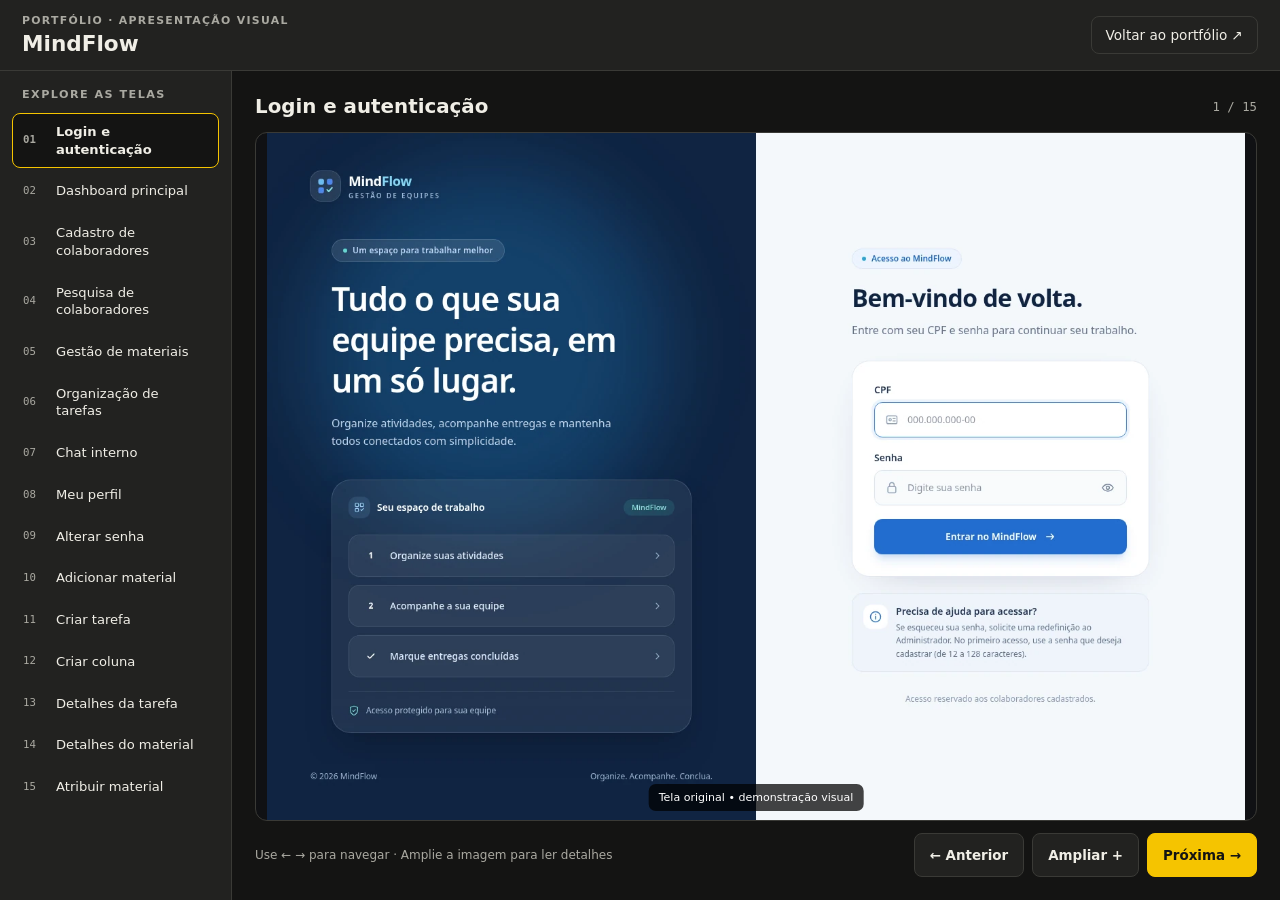
<file: demo/mindflow/index.html>
<!DOCTYPE html>
<html lang="pt-BR"><head><meta charset="utf-8"/><meta name="viewport" content="width=device-width, initial-scale=1, viewport-fit=cover"/><title>MindFlow – galeria de telas do sistema de RH | Davi Costa</title>
<meta name="description" content="Galeria com 15 telas do MindFlow, sistema em PHP e MySQL para organizar tarefas e materiais do setor de Recursos Humanos. Projeto de Davi Costa."/>
<link rel="canonical" href="https://SEU-DOMINIO.com.br/demo/mindflow/"/>
<meta name="robots" content="index, follow, max-image-preview:large"/>
<meta name="author" content="Davi Costa"/>
<meta property="og:type" content="article"/><meta property="og:site_name" content="Davi Costa | Portfólio"/><meta property="og:locale" content="pt_BR"/>
<meta property="og:url" content="https://SEU-DOMINIO.com.br/demo/mindflow/"/><meta property="og:title" content="MindFlow – galeria de telas do sistema de RH | Davi Costa"/><meta property="og:description" content="Galeria com 15 telas do MindFlow, sistema em PHP e MySQL para organizar tarefas e materiais do setor de Recursos Humanos. Projeto de Davi Costa."/>
<meta property="og:image" content="https://SEU-DOMINIO.com.br/img/og-image.jpg"/><meta property="og:image:width" content="1200"/><meta property="og:image:height" content="630"/><meta property="og:image:alt" content="Galeria de telas do MindFlow, projeto de Davi Costa em PHP e MySQL."/>
<meta name="twitter:card" content="summary_large_image"/><meta name="twitter:title" content="MindFlow – galeria de telas do sistema de RH | Davi Costa"/><meta name="twitter:description" content="Galeria com 15 telas do MindFlow, sistema em PHP e MySQL para organizar tarefas e materiais do setor de Recursos Humanos. Projeto de Davi Costa."/><meta name="twitter:image" content="https://SEU-DOMINIO.com.br/img/og-image.jpg"/><meta name="twitter:image:alt" content="Galeria de telas do MindFlow, projeto de Davi Costa em PHP e MySQL."/>
<link rel="icon" href="../../favicon.ico" sizes="48x48"/><link rel="icon" href="../../assets/favicon.svg" type="image/svg+xml" sizes="any"/><link rel="apple-touch-icon" href="../../assets/apple-touch-icon.png"/>
<script type="application/ld+json">{"@context": "https://schema.org", "@graph": [{"@type": "WebPage", "@id": "https://SEU-DOMINIO.com.br/demo/mindflow/#pagina", "url": "https://SEU-DOMINIO.com.br/demo/mindflow/", "name": "MindFlow – galeria de telas do sistema de RH | Davi Costa", "description": "Galeria com 15 telas do MindFlow, sistema em PHP e MySQL para organizar tarefas e materiais do setor de Recursos Humanos. Projeto de Davi Costa.", "inLanguage": "pt-BR", "isPartOf": {"@id": "https://SEU-DOMINIO.com.br/#website"}, "author": {"@id": "https://SEU-DOMINIO.com.br/#pessoa"}, "dateModified": "2026-11-01", "primaryImageOfPage": {"@type": "ImageObject", "url": "https://SEU-DOMINIO.com.br/img/og-image.jpg", "width": 1200, "height": 630}}, {"@type": "BreadcrumbList", "itemListElement": [{"@type": "ListItem", "position": 1, "name": "Portfólio de Davi Costa", "item": "https://SEU-DOMINIO.com.br/"}, {"@type": "ListItem", "position": 2, "name": "Projetos", "item": "https://SEU-DOMINIO.com.br/#projetos"}, {"@type": "ListItem", "position": 3, "name": "MindFlow", "item": "https://SEU-DOMINIO.com.br/demo/mindflow/"}]}]}</script>
<link rel="stylesheet" href="../_tour.css"/><script>try { document.documentElement.dataset.theme=localStorage.getItem('theme')==='light'?'light':'dark' } catch(e) { document.documentElement.dataset.theme='dark' }</script></head>
<body><div class="tour"><header class="tour-header"><div><p>Portfólio · Apresentação visual</p><h1>MindFlow</h1></div><a id="tourBack" href="../../index.html#projetos">Voltar ao portfólio ↗</a></header>
<div class="tour-grid"><aside class="tour-sidebar" aria-label="Lista de telas"><h2>Explore as telas</h2><nav class="tour-items" id="tourItems" aria-label="Telas do projeto"><noscript><ul><li>Login e autenticação</li><li>Dashboard principal</li><li>Cadastro de colaboradores</li><li>Pesquisa de colaboradores</li><li>Gestão de materiais</li><li>Organização de tarefas</li><li>Chat interno</li><li>Meu perfil</li><li>Alterar senha</li><li>Adicionar material</li><li>Criar tarefa</li><li>Criar coluna</li><li>Detalhes da tarefa</li><li>Detalhes do material</li><li>Atribuir material</li></ul></noscript></nav></aside>
<main class="tour-main"><select id="tourSelect" class="tour-select" aria-label="Escolher tela do projeto"></select>
<div class="tour-toolbar"><h2 id="tourScreenTitle">Telas</h2><span id="tourCount" class="tour-count"></span></div>
<div class="tour-image-wrap" id="tourImageWrap" role="group" aria-label="Imagem da interface do sistema. Arraste para navegar entre telas."><img id="tourImage" src="../../img/MindFlow/01_login.webp" alt="Login e autenticação"/></div>
<div class="tour-controls"><span class="tour-hint">Use ← → para navegar · Amplie a imagem para ler detalhes</span>
<div class="tour-buttons"><button id="tourPrev" class="tour-button" type="button">← Anterior</button><button id="tourZoom" class="tour-button" type="button">Ampliar +</button><button id="tourNext" class="tour-button primary" type="button">Próxima →</button></div></div></main></div></div>
<script>window.GALERIA_TELAS = [{"src": "../../img/MindFlow/01_login.webp", "label": "Login e autenticação"}, {"src": "../../img/MindFlow/02_dashboard.webp", "label": "Dashboard principal"}, {"src": "../../img/MindFlow/03_cadastro_colaboradores.webp", "label": "Cadastro de colaboradores"}, {"src": "../../img/MindFlow/04_pesquisa_colaboradores.webp", "label": "Pesquisa de colaboradores"}, {"src": "../../img/MindFlow/05_materiais.webp", "label": "Gestão de materiais"}, {"src": "../../img/MindFlow/06_tarefas.webp", "label": "Organização de tarefas"}, {"src": "../../img/MindFlow/07_chat.webp", "label": "Chat interno"}, {"src": "../../img/MindFlow/08_meu_perfil.webp", "label": "Meu perfil"}, {"src": "../../img/MindFlow/09_alterar_senha.webp", "label": "Alterar senha"}, {"src": "../../img/MindFlow/10_modal_novo_material.webp", "label": "Adicionar material"}, {"src": "../../img/MindFlow/11_modal_nova_tarefa.webp", "label": "Criar tarefa"}, {"src": "../../img/MindFlow/12_modal_nova_coluna.webp", "label": "Criar coluna"}, {"src": "../../img/MindFlow/13_modal_detalhes_tarefa.webp", "label": "Detalhes da tarefa"}, {"src": "../../img/MindFlow/14_modal_detalhes_material.webp", "label": "Detalhes do material"}, {"src": "../../img/MindFlow/15_modal_atribuir_material.webp", "label": "Atribuir material"}];</script><script src="../_tour.js"></script></body></html>
</file>
<file: style.css>
/* Tema escuro (padrão) */

:root,
[data-theme="dark"] {
  --bg-fundo: #141413;
  --text: #f0eee6;
  --titulo: #f5c400;
  --border: #393936;
  --painel: #262624;
  --painel-ativo: #393936;
  --cartao: #242422;
  --social-bg: #262624;
  --download: #f0eee6;
  --texto-button-download: #242422;
  --sombra-button-download: #b2ad9c5f;
  --moldura: #f0eee6;
  --icone-pasta: #f5c400;
}

/* Tema claro */

[data-theme="light"] {
  --bg-fundo: #f0eee6;
  --text: #141413;
  --titulo: #141413;
  --border: #d3d1c9;
  --painel: #d9d9d9;
  --painel-ativo: #ffffff;
  --cartao: #ffffff;
  --social-bg: #ffffff;
  --download: #141413;
  --texto-button-download: #f8f9fa;
  --sombra-button-download: rgba(59, 48, 78, 0.527);
  --moldura: #141413;
  --icone-pasta: #141413;
}

/* ==================== BASE E TEMAS ==================== */

html,
body {
  background: var(--bg-fundo);
  color: var(--text);
}

/* Impede a transição padrão de imagens embaçadas/sobrepostas.

   O recorte radial é controlado pelo JavaScript. */

::view-transition-old(root),
::view-transition-new(root) {
  animation: none;
  mix-blend-mode: normal;
}

::view-transition-new(root) {
  z-index: 1;
}

::view-transition-old(root) {
  z-index: 0;
}

/* ==================== RESET ==================== */

* {
  padding: 0;
  margin: 0;
  font-family: "Sansation", sans-serif;
  font-weight: 300;
}

/* ==================== HEADER ==================== */

header {
  padding: 20px;
  display: flex;
  align-items: center;
  justify-content: space-between;
  background: var(--bg-fundo);
}

.logo {
  font-size: 2em;
  font-weight: 700;
}

#titulo {
  /* O título faz parte da identidade visual, portanto usa a fonte principal. */
  font-family: "Sansation", Arial, sans-serif;
  display: grid;
  grid-template-rows: repeat(3, 1.16em);
  height: 3.48em;
  font-size: clamp(1.5rem, 3.15vw, 3.75rem);
  line-height: 1.16;
}

.titulo-linha {
  white-space: nowrap;
  min-width: 0;
  font-family: inherit;
  font-weight: inherit;
}

.titulo-cursor {
  color: var(--titulo);
  font-family: inherit;
  font-weight: inherit;
  animation: blink 0.9s steps(1) infinite;
}

.menu {
  display: flex;
  align-items: center;
  gap: 25px;
}

.menu_links {
  display: flex;
  gap: 20px;
}

.menu_links a {
  position: relative;
  display: inline-block;
  color: inherit;
  text-decoration: none;
}

/* Sublinhado discreto só ao passar o mouse nos links do cabeçalho.
   --titulo é amarelo no tema escuro e preto no tema claro. */
.menu_links a::after {
  content: "";
  position: absolute;
  right: 0;
  bottom: -5px;
  left: 0;
  height: 2px;
  border-radius: 2px;
  background-color: var(--titulo);
  transform: scaleX(0);
  transform-origin: left center;
  transition: transform 180ms ease;
  pointer-events: none;
}

.menu_links a:hover::after {
  transform: scaleX(1);
}

@media (prefers-reduced-motion: reduce) {
  .menu_links a::after {
    transition: none;
  }
}

/* ==================== MAIN ==================== */

main {
  background: var(--bg-fundo);
}

.container {
  display: flex;
  align-items: center;
}

/* ---------- Sobre ---------- */

.sobre {
  display: flex;
  flex-direction: column;
}

.sobre h1 {
  font-weight: 700;
  margin-bottom: 1rem;
}

@keyframes blink {

  0%,
  50% {
    opacity: 1;
  }

  51%,
  100% {
    opacity: 0;
  }
}

/* Davi Costa tem sempre exatamente o tamanho das outras palavras.
   A cor amarela é o único destaque, inclusive durante a digitação. */
.sobre h1 .destaque {
  color: #f5c400;
  font-size: inherit;
  font-family: inherit;
  font-weight: inherit;
  line-height: inherit;
}

/* From Uiverse.io by vinodjangid07 */

.Download-button {
  display: flex;
  align-items: center;
  font-weight: 500;
  color: var(--texto-button-download);
  background: var(--download);
  border: none;
  box-shadow: 0 0.7em 1.5em -0.5em var(--sombra-button-download);
  letter-spacing: 0.05em;
  border-radius: 8px;
  cursor: pointer;
  position: relative;
}

.Download-button:hover {
  box-shadow: 0 0.5em 1.5em -0.5em rgba(88, 71, 116, 0.627);
}

.Download-button:active {
  box-shadow: 0 0.3em 1em -0.5em rgba(88, 71, 116, 0.627);
}

.Download-button::before {
  content: "";
  width: 4px;
  height: 40%;
  background-color: #f5c400;
  position: absolute;
  border-top-right-radius: 5px;
  border-bottom-right-radius: 5px;
  left: 0;
  transition: all 0.2s;
}

.Download-button::after {
  content: "";
  width: 4px;
  height: 40%;
  background-color: #f5c400;
  position: absolute;
  border-top-left-radius: 5px;
  border-bottom-left-radius: 5px;
  right: 0;
  transition: all 0.2s;
}

.Download-button:hover::before,
.Download-button:hover::after {
  height: 60%;
}

/* ==================== POLAROID / CONEXOES ==================== */

.imagem-tech-card {
  --photo-paper: #f8f8f5;
  --photo-ink: #191a19;
  --photo-border: #a7aba7;
  position: relative;
  isolation: isolate;
  box-sizing: border-box;
  width: min(100%, 430px);
  padding: 14px 14px 17px;
  background: var(--photo-paper);
  color: var(--photo-ink);
  border: 1px solid var(--photo-border);
  box-shadow: 7px 9px 0 rgba(0, 0, 0, 0.1);
}

/* Segunda moldura externa, como a referencia. */

.imagem-tech-card::before {
  content: "";
  position: absolute;
  inset: -8px;
  border: 1px solid var(--border);
  pointer-events: none;
  z-index: -1;
}

.imagem-tech-inner {
  display: flex;
  flex-direction: column;
  gap: 0;
}

.imagem-preview {
  position: relative;
  isolation: isolate;
  aspect-ratio: 1 / 1.12;
  overflow: hidden;
  background: #151c21;
  border: 1px solid #d2d5d3;
  box-sizing: border-box;
}

.imagem-preview img {
  display: block;
  width: 100%;
  height: 100%;
  object-fit: cover;
  filter: contrast(1.06) saturate(1.12);
}

/* Grade tecnica visivel sobre a imagem, sem impedir cliques. */

.imagem-preview::before {
  display: none;
}

.imagem-preview::after {
  content: "";
  position: absolute;
  inset: 0;
  z-index: 3;
  pointer-events: none;
  box-shadow: inset 0 0 28px rgba(8, 30, 66, 0.35);
}

.imagem-footer {
  display: flex;
  flex-direction: column;
  gap: 10px;
  padding-top: 17px;
}

.imagem-connect-label {
  display: flex;
  align-items: center;
  gap: 8px;
  font:
    700 0.84rem/1.25 "Courier New",
    monospace;
  letter-spacing: 0.005em;
}

.imagem-connect-label svg {
  width: 18px;
  height: 18px;
  flex: 0 0 18px;
}

.imagem-links {
  display: grid;
  grid-template-columns: repeat(3, minmax(0, 1fr));
  gap: 8px;
}

.imagem-tech-card .imagem-link {
  box-sizing: border-box;
  min-width: 0;
  min-height: 35px;
  display: inline-flex;
  justify-content: center;
  align-items: center;
  gap: 7px;
  padding: 7px 6px;
  border: 1px solid #656b68;
  border-radius: 4px;
  color: var(--photo-ink);
  font:
    700 clamp(0.68rem, 1vw, 0.84rem)/1.15 "Sansation",
    Arial, sans-serif;
  white-space: nowrap;
  text-decoration: none;
  transition:
    background-color 0.2s ease,
    color 0.2s ease,
    transform 0.2s ease;
}

.imagem-link svg {
  width: 16px;
  height: 16px;
  flex: 0 0 16px;
}

.imagem-tech-card .imagem-link:hover {
  background: var(--photo-ink);
  color: var(--photo-paper);
  transform: translateY(-2px);
}

.imagem-tech-card .imagem-link:focus-visible {
  outline: 2px solid #c89400;
  outline-offset: 3px;
}

@media (prefers-reduced-motion: reduce) {
  .imagem-tech-card .imagem-link {
    transition: none;
  }
}

/* ==================== HABILIDADES ==================== */

.habilidades {
  display: flex;
  flex-direction: column;
  padding-inline: clamp(24px, 5vw, 96px);
}

.habilidades h2 {
  text-align: center;
  margin-top: 25vh;
  color: var(--titulo);
  font-size: 2rem;
  margin-bottom: 3rem;
}

/* Aba */

.categoria {
  align-items: center;
  font-size: 15px;
  cursor: pointer;
}

.categoria span:first-of-type {
  flex: 1;
}

.categoria:focus-visible {
  outline: 3px solid #f5c400;
  outline-offset: 3px;
}

/* Contador */

.contador {
  display: grid;
  place-items: center;
  border-radius: 50%;
}

/* Painel de cards */

.cards-habilidades {
  position: relative;
}

.card-habilidade {
  display: flex;
  flex-direction: column;
  align-items: center;
  justify-content: center;
  cursor: pointer;
  transition:
    transform 0.2s,
    box-shadow 0.2s;
}

.card-habilidade img {
  object-fit: contain;
}

.card-habilidade span {
  text-align: center;
}

.card-habilidade:hover {
  border-color: #f5c400;
}

/* Quadrados nos 4 cantos */

.cards-habilidades::before {
  content: "";
  position: absolute;
  pointer-events: none;
  background:
    linear-gradient(var(--moldura), var(--moldura)) top left,
    linear-gradient(var(--moldura), var(--moldura)) top right,
    linear-gradient(var(--moldura), var(--moldura)) bottom left,
    linear-gradient(var(--moldura), var(--moldura)) bottom right;
  background-repeat: no-repeat;
}

/* ==================== PROJETOS ==================== */

.projetos {
  display: flex;
  flex-direction: column;
}

.projetos h2 {
  text-align: center;
  margin-top: 25vh;
  margin-bottom: 2rem;
  color: var(--titulo);
  font-size: 2rem;
}

.php {
  color: #ffffff;
  background: #4f517d;
  border: 2px solid transparent;
}

.js {
  color: #ffffff;
  background: #a68f00;
  border: 2px solid transparent;
}

.tailwind {
  color: #ffffff;
  background: #087f96;
  border: 2px solid transparent;
}

.mysql {
  color: #ffffff;
  background: #315a78;
  border: 2px solid transparent;
}

.python {
  color: #ffffff;
  padding: 0 5px;
  background: #3776AB;
  border: 2px solid transparent;
  border-radius: 5px;
}

/* ==================== CERTIFICAÇÕES ==================== */

/* Cards inspirados na referência: logo central, divisor e lista com setas.
   Sem efeito azul ou brilho (box-shadow) no hover. */

.certificacoes {
  padding: 2rem 0;
}

.certificacoes h2 {
  margin: 25vh 0 3.5rem;
  color: var(--titulo);
  text-align: center;
  font-size: 2rem;
  font-weight: 700;
}

.certificacoes-grid {
  /* Mesma escala de largura da galeria de projetos, que usa 1240px. */
  width: min(1120px, calc(100% - 3rem));
  margin-inline: auto;
  display: grid;
  grid-template-columns: repeat(2, minmax(0, 1fr));
  align-items: stretch;
  gap: clamp(1rem, 2.5vw, 2rem);
}

.card-certificacoes {
  box-sizing: border-box;
  min-width: 0;
  min-height: 565px;
  display: flex;
  flex-direction: column;
  overflow: hidden;
  border: 1px solid var(--border);
  border-top: 2px solid var(--border);
  border-radius: 8px;
  background: var(--cartao);
  transition:
    transform 220ms ease,
    border-color 220ms ease;
}

/* Faixa sutil no primeiro card, semelhante à imagem de referência. */

.certificacoes-grid .card-certificacoes:first-child {
  border-top-color: #a6263b;
}

.certificacoes-logo {
  box-sizing: border-box;
  min-height: 120px;
  padding: 22px 30px;
  display: flex;
  align-items: center;
  justify-content: center;
  position: relative;
}

.certificacoes-logo::after {
  content: "";
  position: absolute;
  bottom: 0;
  left: 30px;
  right: 30px;
  height: 1px;
  background: var(--border);
  opacity: 0.8;
}

.card-certificacoes .certificacoes-logo img {
  width: 100%;
  max-width: 200px;
  height: 76px;
  object-fit: contain;
}

.card-certificacoes ul {
  box-sizing: border-box;
  list-style: none;
  padding: 26px 30px 32px;
  display: flex;
  flex-direction: column;
  gap: 14px;
  flex: 1;
}

.card-certificacoes li {
  display: grid;
  grid-template-columns: 13px minmax(0, 1fr);
  gap: 10px;
  align-items: start;
  font-size: 0.98rem;
  font-weight: 400;
  line-height: 1.5;
  overflow-wrap: anywhere;
}

.card-certificacoes li::before {
  content: "➜";
  color: #bd8646;
  font-size: 0.92rem;
}

.card-certificacoes:hover {
  transform: translateY(-3px);
  border-color: color-mix(in srgb, var(--text) 35%, var(--border));
}

@media (max-width: 800px) {
  .certificacoes-grid {
    grid-template-columns: minmax(0, 1fr);
    width: min(560px, calc(100% - 2.5rem));
  }

  .card-certificacoes {
    min-height: 0;
  }
}

@media (max-width: 480px) {
  .certificacoes-logo {
    min-height: 105px;
    padding: 17px 22px;
  }

  .certificacoes-logo::after {
    left: 22px;
    right: 22px;
  }

  .card-certificacoes ul {
    padding: 22px 22px 27px;
    gap: 12px;
  }

  .card-certificacoes li {
    font-size: 0.92rem;
  }
}

/* ==================== TOGGLE DARK/LIGHT ==================== */

.toggle {
  background-color: var(--social-bg);
  width: 35px;
  height: 35px;
  border-radius: 50%;
  display: grid;
  place-items: center;
  cursor: pointer;
  box-shadow: 0 0 50px 20px rgba(0, 0, 0, 0.1);
  line-height: 1;
}

.input {
  /* Invisível visualmente, mas acessível a teclado e leitores de tela. */
  position: absolute;
  width: 1px;
  height: 1px;
  margin: -1px;
  overflow: hidden;
  clip-path: inset(50%);
  white-space: nowrap;
}

.toggle:focus-within {
  outline: 2px solid #f5c400;
  outline-offset: 4px;
}

.toggle:has(.input:disabled) {
  cursor: progress;
}

.icon {
  grid-column: 1 / 1;
  grid-row: 1 / 1;
  transition: transform 500ms;
  line-height: 0.1;
}

.icon--sun {
  transform: scale(0) rotate(-35deg);
}

/* Tema escuro: exibe o sol; tema claro: exibe a lua. */

#switch:checked+.icon--moon {
  transform: scale(0) rotate(35deg);
}

#switch:checked~.icon--sun {
  transform: scale(1) rotate(0deg);
}

/* ==================== ONDA DE TRANSIÇÃO ==================== */

.tema-astro {
  position: fixed;
  z-index: 2147483647;
  display: grid;
  place-items: center;
  width: 32px;
  height: 32px;
  color: #f5c400;
  pointer-events: none;
  will-change: transform, opacity;
}

.tema-astro svg {
  width: 32px;
  height: 32px;
}

/* Troca suave em navegadores sem suporte à View Transitions API. */

html.tema-fallback,
html.tema-fallback body,
html.tema-fallback header,
html.tema-fallback main,
html.tema-fallback footer,
html.tema-fallback .imagem-tech-card,
html.tema-fallback .categoria,
html.tema-fallback .card-habilidade,
html.tema-fallback .card-certificacoes,
html.tema-fallback .toggle,
html.tema-fallback .rodape,
html.tema-fallback .rodape p,
html.tema-fallback .rodape a {
  transition:
    color 360ms ease,
    background-color 360ms ease,
    border-color 360ms ease,
    fill 360ms ease;
}

/* ==================== RESPONSIVIDADE ==================== */

@media (max-width: 767px) {
  header {
    flex-wrap: wrap;
    gap: 1rem;
    padding: 1rem;
  }

  .menu {
    flex-wrap: wrap;
    gap: 1rem;
    width: 100%;
    justify-content: space-between;
  }

  .menu_links {
    flex-wrap: wrap;
    gap: 0.75rem 1rem;
  }

  .habilidades h2 {
    margin-top: 5rem;
    margin-bottom: 2.5rem;
  }

  .projetos h2,
  .certificacoes h2 {
    margin-top: 5rem;
    margin-bottom: 2.5rem;
  }
}

@media (prefers-reduced-motion: reduce) {

  .icon,
  .card-habilidade,
  .card-certificacoes {
    animation: none !important;
    transition-duration: 0.01ms !important;
  }
}

/* ==================== GRADE DE FUNDO — APENAS TEMA CLARO ==================== */

body {
  position: relative;
  isolation: isolate;
}

[data-theme="light"] body::before {
  content: "";
  position: absolute;
  inset: 0;
  z-index: -1;
  pointer-events: none;
  background-image:
    linear-gradient(to right, #e2e8f0 1px, transparent 1px),
    linear-gradient(to bottom, #e2e8f0 1px, transparent 1px);
  background-size: 20px 30px;
  mask-image: linear-gradient(to bottom, #000 0%, #000 75%, transparent 100%);
}

/* Mantém as seções transparentes para mostrar a grade. */

[data-theme="light"] header,
[data-theme="light"] main,
[data-theme="light"] footer {
  background-color: transparent;
}

/* ==================== AJUSTES DO HERO E POLAROID ==================== */

#sobre .Download-button {
  align-self: flex-start;
  gap: 0.55rem;
  margin-top: 1.5rem;
  padding: 0.10rem 1rem;
  min-height: 42px;
  font-size: 0.95rem;
  line-height: 1.2;
}

#sobre .Download-button svg {
  height: 30px;
  flex-shrink: 0;
}

@media (max-width: 767px) {
  #sobre #titulo {
    font-size: clamp(1.1rem, 5vw, 2.4rem);
  }
}

@media (prefers-reduced-motion: reduce) {
  .titulo-cursor {
    animation: none;
  }
}

/* ==================== PROJETOS / GALERIA ==================== */

/* Os dois cards compartilham largura, altura e alinhamento no desktop. */

.conteudo-projetos {
  display: grid;
  grid-template-columns: repeat(2, minmax(0, 1fr));
  gap: clamp(1rem, 2.5vw, 2rem);
  width: min(1240px, calc(100% - 3rem));
  margin-inline: auto;
  align-items: stretch;
}

.projeto-galeria {
  box-sizing: border-box;
  display: flex;
  flex-direction: column;
  min-width: 0;
  overflow: hidden;
  border: 1px solid var(--border);
  border-radius: 21px;
  background: var(--cartao);
  box-shadow: 0 16px 40px #0002;
}

/* A altura da capa acompanha a proporção REAL da imagem: sem faixas
   pretas, sem distorção e sem esconder pedaços da interface.
   Para alturas exatamente iguais, use imagens de MESMA proporção (ex.: 16:9). */

.projeto-capa {
  overflow: hidden;
  line-height: 0;
}

.projeto-capa>img {
  display: block;
  width: 100%;
  max-width: 100%;
}

.projeto-galeria-controles {
  padding: 13px 22px 0;
}

.projeto-miniaturas {
  display: flex;
  gap: 9px;
  padding: 2px 2px 5px;
  overflow-x: auto;
  scrollbar-width: none;
  scroll-behavior: smooth;
}

.projeto-miniaturas::-webkit-scrollbar {
  display: none;
  width: 0;
  height: 0;
}

.projeto-miniatura {
  position: relative;
  flex: 0 0 85px;
  aspect-ratio: 16 / 9;
  overflow: hidden;
  border: 2px solid transparent;
  border-radius: 10px;
  background: var(--painel);
  cursor: pointer;
  transition:
    transform 0.2s,
    border-color 0.2s;
}

.projeto-miniatura:hover {
  transform: translateY(-2px);
}

.projeto-miniatura.ativa {
  border-color: #f5c400;
  box-shadow: 0 0 0 1px #f5c400;
}

.projeto-miniatura img {
  display: block;
  width: 100%;
  height: 100%;
  object-fit: cover;
  object-position: top center;
}

.projeto-miniatura:focus-visible,
.projeto-navegacao button:focus-visible,
.projeto-link:focus-visible,
.btn-ver-projeto:focus-visible,
.projeto-ler-mais:focus-visible {
  outline: 2px solid #f5c400;
  outline-offset: 3px;
}

.projeto-navegacao {
  display: flex;
  align-items: center;
  gap: 10px;
  margin-top: 5px;
}

/* Não mostrar setas inúteis quando só existe uma imagem cadastrada. */

.projeto-galeria:not(.galeria-multipla) .projeto-navegacao {
  display: none;
}

.projeto-navegacao button {
  border: 0;
  padding: 4px;
  background: transparent;
  color: var(--text);
  cursor: pointer;
  font-size: 13px;
}

.projeto-trilha {
  flex: 1;
  height: 6px;
  overflow: hidden;
  border-radius: 20px;
  background: var(--painel-ativo);
}

.projeto-progresso {
  height: 100%;
  border-radius: 20px;
  background: #f5c400;
  transition: transform 0.25s;
}

/* Descrição com área padronizada para textos de comprimentos diferentes. */

.projeto-detalhes {
  display: flex;
  flex: 1 1 auto;
  flex-direction: column;
  min-width: 0;
  padding: 18px 23px 25px;
}

.projeto-cabecalho {
  display: flex;
  align-items: flex-start;
  justify-content: space-between;
  gap: 12px;
  min-height: 3.5rem;
}

.projeto-cabecalho h3 {
  min-width: 0;
  font-size: 1.35rem;
  font-weight: 700;
  line-height: 1.25;
  overflow-wrap: anywhere;
}

.projeto-etiqueta {
  flex-shrink: 0;
  padding: 5px 10px;
  border: 1px solid var(--border);
  border-radius: 7px;
  font-size: 0.82rem;
  white-space: nowrap;
}

.projeto-descricao-area {
  display: flex;
  flex-direction: column;
  align-items: flex-start;
  justify-content: space-between;
  height: 9.2rem;
  margin: 12px 0 16px;
}

.projeto-descricao {
  display: -webkit-box;
  -webkit-box-orient: vertical;
  -webkit-line-clamp: 5;
  line-clamp: 5;
  overflow: hidden;
  overflow-wrap: anywhere;
  opacity: 0.8;
  line-height: 1.5;
}

.projeto-ler-mais {
  border: 0;
  background: transparent;
  color: var(--text);
  text-decoration: underline;
  text-decoration-color: #f5c400;
  text-underline-offset: 4px;
  cursor: pointer;
  font-size: 0.84rem;
}

.projeto-metadados {
  display: flex;
  flex-wrap: wrap;
  gap: 8px;
  font-size: 0.86rem;
}

.projeto-metadados span {
  border-radius: 5px;
  padding: 5px 8px;
  font-weight: 600;
}

.projeto-acoes {
  display: flex;
  align-items: flex-end;
  flex: 1;
  padding-top: 20px;
}

.projeto-link,
.btn-ver-projeto {
  display: inline-flex;
  align-items: center;
  gap: 8px;
  padding: 0 0 4px;
  border: 0;
  border-bottom: 1px solid #f5c400;
  background: transparent;
  color: var(--text);
  font:
    700 1rem/1.25 "Sansation",
    sans-serif;
  text-decoration: none;
  cursor: pointer;
}

.projeto-link:hover,
.btn-ver-projeto:hover {
  color: #d3a900;
}

/* Diálogo que permite ler textos longos sem aumentar a altura dos cards. */

.projeto-descricao-dialog {
  width: min(90vw, 560px);
  max-height: min(80dvh, 680px);
  margin: auto;
  padding: 28px;
  box-sizing: border-box;
  border: 1px solid var(--border);
  border-radius: 16px;
  background: var(--cartao);
  color: var(--text);
}

.projeto-descricao-dialog::backdrop {
  background: rgba(0, 0, 0, 0.75);
}

.projeto-descricao-dialog h3 {
  font-size: 1.25rem;
  font-weight: 700;
  margin-bottom: 14px;
}

.projeto-descricao-dialog p {
  line-height: 1.6;
  overflow-wrap: anywhere;
}

.projeto-dialog-fechar {
  display: block;
  margin: 22px 0 0 auto;
  padding: 9px 16px;
  border: 1px solid var(--border);
  border-radius: 7px;
  background: var(--painel);
  color: var(--text);
  cursor: pointer;
}

@media (max-width: 800px) {
  .conteudo-projetos {
    grid-template-columns: minmax(0, 1fr);
    max-width: 600px;
  }
}

@media (max-width: 480px) {
  .conteudo-projetos {
    width: calc(100% - 1.5rem);
  }

  .projeto-galeria {
    border-radius: 17px;
  }

  .projeto-galeria-controles {
    padding-inline: 17px;
  }

  .projeto-detalhes {
    padding-inline: 18px;
  }

  .projeto-miniatura {
    flex-basis: 78px;
  }

  .projeto-descricao {
    font-size: 0.95rem;
  }
}

@media (prefers-reduced-motion: reduce) {
  .projeto-miniaturas {
    scroll-behavior: auto;
  }

  .projeto-miniatura,
  .projeto-progresso {
    transition: none;
  }
}

/* ===== Rodapé editorial inspirado na referência ===== */

.footer-portfolio {
  margin-top: clamp(5rem, 13vh, 10rem);
  background: var(--bg-fundo);
  padding: 0 clamp(40px, 6vw, 120px) 1rem;
  border-top: 1px solid var(--border);
}

.footer-portfolio .rodape {
  display: grid;
  grid-template-columns: minmax(0, 1.65fr) minmax(150px, 0.85fr) minmax(220px, 0.85fr);
  gap: clamp(2rem, 5vw, 7rem);
  align-items: start;
  padding: 2.5rem 0 2rem;
}

.footer-portfolio .rodape>div {
  min-width: 0;
}

.footer-portfolio .footer-intro h2 {
  font-size: clamp(1.65rem, 2.3vw, 2.15rem);
  font-weight: 700;
  margin: 0 0 1rem;
  line-height: 1.2;
}

.footer-portfolio .footer-intro p {
  opacity: 0.7;
  max-width: 420px;
  font-size: 0.94rem;
  line-height: 1.65;
  margin: 0 0 1.5rem;
}

.footer-portfolio .footer-status {
  display: inline-flex;
  align-items: center;
  gap: 0.65rem;
  font:
    500 0.83rem/1.5 "Courier New",
    monospace;
}

.footer-portfolio .footer-status-dot {
  width: 8px;
  height: 8px;
  border-radius: 50%;
  background: #159765;
  flex: 0 0 8px;
}

.footer-portfolio h3 {
  font:
    700 0.79rem/1.4 "Sansation",
    Arial, sans-serif;
  text-transform: uppercase;
  letter-spacing: 0.04em;
  opacity: 0.72;
  margin: 0 0 1.1rem;
}

.footer-portfolio .footer-navigation nav {
  display: flex;
  align-items: flex-start;
  flex-direction: column;
  gap: 0.78rem;
}

.footer-portfolio .footer-navigation a {
  color: var(--text);
  text-decoration: none;
  transition: color 0.2s;
}

.footer-portfolio .footer-navigation a:hover {
  color: #e0b000;
}

.footer-portfolio .footer-social-links {
  display: flex;
  align-items: center;
  justify-content: flex-start;
  gap: 0.55rem;
  flex-wrap: wrap;
}

.footer-portfolio .footer-social-links a {
  height: 42px;
  width: 42px;
  display: inline-flex;
  align-items: center;
  justify-content: center;
  border: 1px solid var(--border);
  color: var(--text);
  border-radius: 50%;
  transition:
    background 0.2s,
    transform 0.2s,
    border-color 0.2s;
}

.footer-portfolio .footer-social-links svg {
  width: 19px;
  height: 19px;
}

.footer-portfolio .footer-social-links a:hover {
  transform: translateY(-3px);
  background: var(--social-bg);
  border-color: var(--text);
}

.footer-portfolio .footer-contact {
  display: inline-flex;
  align-items: center;
  justify-content: center;
  gap: 0.6rem;
  margin-top: 1.4rem;
  padding: 0.74rem 1.1rem;
  border: 1px solid var(--text);
  border-radius: 999px;
  color: var(--text);
  text-decoration: none;
  font-size: 0.87rem;
  font-weight: 600;
  transition:
    background 0.2s,
    color 0.2s;
}

.footer-portfolio .footer-contact svg {
  width: 17px;
  height: 17px;
}

.footer-portfolio .footer-contact:hover {
  background: var(--text);
  color: var(--bg-fundo);
}

.footer-portfolio .footer-bottom {
  border-top: 1px solid var(--border);
  display: flex;
  justify-content: space-between;
  align-items: center;
  gap: 1rem;
  padding: 0.75rem 0;
}

.footer-portfolio .footer-bottom p {
  opacity: 0.65;
  font:
    400 0.82rem/1.4 "Sansation",
    Arial, sans-serif;
}

.footer-portfolio .footer-top {
  width: 39px;
  height: 39px;
  display: inline-flex;
  align-items: center;
  justify-content: center;
  border: 1px solid var(--border);
  border-radius: 50%;
  color: var(--text);
  text-decoration: none;
  transition:
    transform 0.2s,
    background 0.2s;
}

.footer-portfolio .footer-top:hover {
  transform: translateY(-3px);
  background: var(--social-bg);
}

.footer-portfolio .footer-top svg {
  width: 19px;
  height: 19px;
}

.footer-portfolio a:focus-visible {
  outline: 2px solid #f5c400;
  outline-offset: 4px;
}

@media (max-width: 850px) {
  .footer-portfolio .rodape {
    grid-template-columns: minmax(0, 1.3fr) minmax(130px, 0.8fr);
    gap: 2.5rem;
  }

  .footer-portfolio .footer-social {
    grid-column: 1 / -1;
  }
}

@media (max-width: 560px) {
  .footer-portfolio .rodape {
    grid-template-columns: 1fr;
  }

  .footer-portfolio .footer-social {
    grid-column: auto;
  }

  .footer-portfolio .footer-bottom p {
    font-size: 0.71rem;
  }
}

@media (prefers-reduced-motion: reduce) {
  .footer-portfolio a {
    transition: none !important;
  }
}

/* ===== HABILIDADES: LAYOUT EDITORIAL INSPIRADO NA REFERÊNCIA ===== */

.habilidades .conteudo-habilidades {
  display: grid;
  grid-template-columns: minmax(205px, 270px) minmax(0, 1fr);
  gap: clamp(20px, 2.4vw, 38px);
  align-items: start;
}

.habilidades .categorias {
  display: flex;
  flex-direction: column;
  gap: 10px;
}

.habilidades .categoria {
  display: flex;
  min-height: 48px;
  padding: 9px 14px;
  flex: none;
  gap: 11px;
  background: transparent;
  border: 1px solid var(--border);
  border-radius: 5px;
  color: var(--text);
  text-align: left;
  transition:
    background 0.2s,
    border-color 0.2s,
    transform 0.2s;
}

.habilidades .categoria:hover {
  border-color: var(--text);
  transform: translateX(2px);
}

.habilidades .categoria.ativa {
  background: var(--painel);
  border-color: var(--text);
  transform: none;
}

.habilidades .categoria img {
  width: 20px;
  height: 20px;
  object-fit: contain;
}

.habilidades .categoria span:first-of-type {
  font-weight: 600;
  font-size: 0.95rem;
}

.habilidades .contador {
  height: 25px;
  flex: 0 0 25px;
  background: var(--painel-ativo);
  font:
    700 0.78rem/1 "Courier New",
    monospace;
}

.habilidades .categoria.ativa .contador {
  background: var(--bg-fundo);
}

.habilidades .cards-habilidades {
  min-height: 285px;
  box-sizing: border-box;
  padding: clamp(18px, 2vw, 26px);
  display: grid;
  grid-template-columns: repeat(4, minmax(0, 1fr));
  align-content: start;
  gap: clamp(10px, 1.4vw, 18px);
  border: 1px solid var(--border);
}

.habilidades .cards-habilidades::before {
  inset: -4px;
  background-size: 9px 9px;
}

.habilidades .card-habilidade {
  min-width: 0;
  min-height: 116px;
  padding: 17px 8px;
  box-sizing: border-box;
  gap: 13px;
  background: var(--cartao);
  border: 1px solid var(--border);
  border-radius: 3px;
}

.habilidades .card-habilidade img {
  width: 42px;
  height: 42px;
}

.habilidades .card-habilidade span {
  font-size: 0.9rem;
  font-weight: 600;
}

.habilidades .card-habilidade:hover {
  transform: translateY(-3px);
  box-shadow: 0 6px 18px #0001;
}

@media (max-width: 1100px) {
  .habilidades .cards-habilidades {
    grid-template-columns: repeat(3, minmax(0, 1fr));
  }
}

@media (max-width: 760px) {
  .habilidades .conteudo-habilidades {
    grid-template-columns: 1fr;
    gap: 22px;
  }

  .habilidades .categorias {
    display: grid;
    grid-template-columns: repeat(2, minmax(0, 1fr));
  }
}

@media (max-width: 480px) {
  .habilidades {
    padding-inline: 20px;
  }

  .habilidades .categoria {
    padding: 9px 10px;
  }

  .habilidades .categoria span:first-of-type {
    font-size: 0.82rem;
  }

  .habilidades .cards-habilidades {
    grid-template-columns: repeat(2, minmax(0, 1fr));
    padding: 14px;
  }

  .habilidades .card-habilidade {
    min-height: 104px;
  }
}

@media (prefers-reduced-motion: reduce) {

  .habilidades .categoria,
  .habilidades .card-habilidade {
    transition: none;
  }
}

@media (max-width: 560px) {
  .footer-portfolio {
    padding-inline: 24px;
  }
}

/* ==================== ENCAIXE RESPONSIVO DO HERO / NOVA POLAROID ==================== */

#sobre.container {
  display: grid;
  grid-template-columns: minmax(0, 1fr) minmax(295px, 430px);
  gap: clamp(32px, 5vw, 90px);
  padding: clamp(2rem, 5vw, 5rem) clamp(28px, 6vw, 100px);
}

#sobre .sobre {
  box-sizing: border-box;
  width: 100%;
  min-width: 0;
}

#sobre .sobre p {
  max-width: 680px;
  line-height: 1.6;
  font-size: clamp(1rem, 1.5vw, 1.3rem);
}

#sobre .imagem-tech-card {
  justify-self: end;
}

@media (max-width: 1050px) and (min-width: 768px) {
  #sobre.container {
    gap: 30px;
    grid-template-columns: minmax(0, 1fr) minmax(275px, 35vw);
  }

  #sobre #titulo {
    font-size: clamp(1.35rem, 2.65vw, 2rem);
  }
}

@media (max-width: 767px) {
  #sobre.container {
    grid-template-columns: minmax(0, 1fr);
    justify-items: center;
    gap: 2.75rem;
    padding: 2rem 24px;
  }

  #sobre .imagem-tech-card {
    justify-self: center;
  }
}

@media (max-width: 390px) {
  #sobre.container {
    padding-inline: 20px;
  }

  .imagem-tech-card {
    padding: 10px;
  }

  .imagem-tech-card .imagem-link {
    gap: 4px;
    padding: 7px 3px;
    font-size: 0.65rem;
  }

  .imagem-link svg {
    width: 14px;
    height: 14px;
    flex-basis: 14px;
  }
}

.modal-projeto[hidden] {
  display: none;
}

.modal-projeto {
  position: fixed;
  inset: 0;
  z-index: 9999;
  background: rgba(0, 0, 0, 0.75);
  backdrop-filter: blur(8px);
  display: flex;
  align-items: center;
  justify-content: center;
  padding: 20px;
}

.modal-conteudo {
  width: 95vw;
  height: 92vh;
  background: #fff;
  border-radius: 16px;
  overflow: hidden;
  display: flex;
  flex-direction: column;
}

.modal-cabecalho {
  height: 65px;
  flex-shrink: 0;
  background: #141413;
  color: #fff;
  padding: 0 24px;
  display: flex;
  align-items: center;
  justify-content: space-between;
}

.modal-cabecalho h2 {
  margin: 0;
  font-size: 18px;
}

.modal-acoes {
  display: flex;
  align-items: center;
  gap: 20px;
}

.modal-acoes a {
  color: #fff;
  text-decoration: none;
  font-size: 14px;
}

#fecharProjeto {
  background: transparent;
  border: none;
  color: white;
  font-size: 24px;
  cursor: pointer;
}

#iframeProjeto {
  width: 100%;
  flex: 1;
  border: none;
}

body.modal-aberto {
  overflow: hidden;
}

@media (max-width: 768px) {
  .modal-projeto {
    padding: 0;
  }

  .modal-conteudo {
    width: 100vw;
    height: 100dvh;
    border-radius: 0;
  }
}

/* ===== ÍCONES DE PASTA DAS HABILIDADES ===== */
.habilidades .categoria svg.icone-pasta {
  width: 20px;
  height: 20px;
  flex: 0 0 20px;
  color: var(--icone-pasta);
  transition: color 220ms ease;
}

/* ===== CURRÍCULO E CONTATO - MODAIS RESPONSIVOS ===== */
.curriculo-dialog,
.contato-dialog {
  box-sizing: border-box;
  position: fixed;
  inset: 0;
  margin: auto;
  padding: 0;
  background: var(--cartao);
  color: var(--text);
  border: 1px solid var(--border);
  border-radius: 14px;
  box-shadow: 0 22px 90px rgba(0, 0, 0, .48);
}

.curriculo-dialog::backdrop,
.contato-dialog::backdrop {
  background: rgba(5, 5, 5, .78);
  backdrop-filter: blur(6px);
}

.curriculo-dialog {
  width: min(1020px, calc(100vw - 40px));
  height: min(850px, calc(100dvh - 40px));
  max-width: none;
  max-height: none;
}

.curriculo-dialog[open] {
  display: flex;
  flex-direction: column;
}

.curriculo-dialog-topo {
  box-sizing: border-box;
  display: flex;
  align-items: flex-start;
  justify-content: space-between;
  gap: 20px;
  padding: 16px clamp(17px, 3vw, 28px);
  background: var(--cartao);
  color: var(--text);
  border-bottom: 1px solid var(--border);
  flex-shrink: 0;
}

.curriculo-dialog-topo h2 {
  font-size: clamp(1.3rem, 2.3vw, 1.6rem);
  font-weight: 700;
  line-height: 1.25;
}

.dialog-etiqueta {
  font: 700 .69rem/1.4 "Courier New", monospace;
  letter-spacing: .12em;
  color: #ba9300;
  margin-bottom: 7px;
}

[data-theme="dark"] .dialog-etiqueta {
  color: #f5c400;
}

.dialog-subtitulo {
  font-size: .9rem;
  opacity: .76;
  padding-top: 3px;
}

.dialog-fechar {
  flex: 0 0 37px;
  height: 37px;
  border-radius: 50%;
  color: var(--text);
  background: var(--painel);
  border: 1px solid var(--border);
  cursor: pointer;
  font-size: 1rem;
  font-weight: 700;
}

.dialog-fechar:hover {
  border-color: var(--text);
}

.curriculo-dialog-corpo {
  flex: 1 1 auto;
  min-height: 0;
  padding: 10px;
  background: var(--painel);
}

.curriculo-dialog-corpo iframe {
  display: block;
  width: 100%;
  height: 100%;
  border: none;
  border-radius: 3px;
  background: #fff;
}

.curriculo-dialog-rodape {
  display: flex;
  align-items: center;
  justify-content: space-between;
  gap: 14px;
  flex-wrap: wrap;
  padding: 14px clamp(17px, 3vw, 28px);
  border-top: 1px solid var(--border);
  background: var(--cartao);
  color: var(--text);
  flex-shrink: 0;
}

.dialog-ajuda {
  font-size: .8rem;
  line-height: 1.45;
  opacity: .72;
}

.dialog-acoes {
  display: flex;
  flex-wrap: wrap;
  align-items: center;
  gap: 8px;
}

.dialog-acoes a {
  display: inline-flex;
  justify-content: center;
  align-items: center;
  box-sizing: border-box;
  padding: 10px 13px;
  border: 1px solid var(--border);
  border-radius: 7px;
  color: var(--text);
  font-size: .85rem;
  font-weight: 700;
  line-height: 1.3;
  text-decoration: none;
  white-space: nowrap;
}

.dialog-acoes a:hover {
  border-color: var(--text);
}

.dialog-acoes .dialog-link-primario {
  background: #f5c400;
  color: #141413;
  border-color: #f5c400;
}

.contato-dialog {
  width: min(540px, calc(100vw - 32px));
  max-width: none;
  max-height: calc(100dvh - 32px);
  overflow: auto;
}

.contato-aviso {
  padding: 18px 26px 0;
  font-size: .94rem;
  line-height: 1.5;
  opacity: .8;
}

.contato-formulario {
  display: flex;
  flex-direction: column;
  gap: 9px;
  padding: 15px 26px 26px;
}

.contato-formulario label {
  font-size: .88rem;
  font-weight: 700;
  margin-top: 5px;
}

.contato-formulario input,
.contato-formulario textarea {
  box-sizing: border-box;
  border: 1px solid var(--border);
  border-radius: 7px;
  background: var(--bg-fundo);
  color: var(--text);
  width: 100%;
  padding: 11px 12px;
  font: 400 .93rem/1.4 "Sansation", sans-serif;
  resize: vertical;
}

.contato-formulario input::placeholder,
.contato-formulario textarea::placeholder {
  color: var(--text);
  opacity: .55;
}

.contato-enviar {
  cursor: pointer;
  background: #f5c400;
  color: #141413;
  border: none;
  border-radius: 7px;
  padding: 13px;
  margin-top: 12px;
  font-size: .95rem;
  font-weight: 700;
}

.contato-email-alternativo {
  font-size: .85rem;
  line-height: 1.4;
  margin-top: 6px;
  overflow-wrap: anywhere;
  opacity: .88;
}

.contato-email-alternativo a {
  color: var(--text);
  text-underline-offset: 3px;
}

.curriculo-dialog :is(button, a):focus-visible,
.contato-dialog :is(button, a, input, textarea):focus-visible,
#abrirCurriculo:focus-visible {
  outline: 2px solid #f5c400;
  outline-offset: 3px;
}

@media (max-width: 670px) {
  .curriculo-dialog {
    width: 100vw;
    height: 100dvh;
    border: 0;
    border-radius: 0;
  }

  .curriculo-dialog-rodape {
    gap: 8px;
  }

  .dialog-ajuda {
    display: none;
  }

  .dialog-acoes {
    width: 100%;
  }

  .dialog-acoes a {
    flex: 1;
    min-width: max-content;
  }
}

@media (max-width: 380px) {
  .contato-formulario {
    padding-inline: 16px;
  }

  .contato-aviso {
    padding-inline: 16px;
  }
}

@media (prefers-reduced-motion: reduce) {
  .habilidades .categoria svg.icone-pasta {
    transition: none;
  }
}


/* Otimização: reserva o espaço da capa antes da imagem carregar (evita salto de layout). */
.projeto-capa>img {
  height: auto;
  aspect-ratio: 1280 / 628;
}


/* ===============================================================
   EXPERIÊNCIA MOBILE – versão de bolso, sem alterar o desktop
   =============================================================== */
*,
*::before,
*::after {
  box-sizing: border-box;
}

html {
  scroll-behavior: smooth;
  scroll-padding-top: 86px;
}

body {
  min-width: 0;
  overflow-x: clip;
}

img,
svg {
  max-width: 100%;
}

a,
button,
input,
textarea {
  -webkit-tap-highlight-color: transparent;
}

button,
a {
  touch-action: manipulation;
}

:where(button, a, input, textarea):focus-visible {
  outline: 2px solid #f5c400;
  outline-offset: 3px;
}

.portfolio-header {
  position: relative;
  z-index: 60;
}

.portfolio-header .logo {
  color: var(--text);
  text-decoration: none;
  white-space: nowrap;
}

.menu-toggle {
  display: none;
}

.projeto-navegacao button {
  min-width: 36px;
  min-height: 38px;
  display: inline-grid;
  place-items: center;
  border: 1px solid var(--border);
  border-radius: 8px;
}

.projeto-capa {
  cursor: grab;
  touch-action: pan-y;
  user-select: none;
}

.curriculo-aviso-mobile {
  display: none;
}

@media (max-width: 800px) {
  .portfolio-header {
    position: sticky;
    top: 0;
    display: flex;
    flex-wrap: nowrap;
    align-items: center;
    justify-content: space-between;
    min-height: 68px;
    padding: 11px max(16px, env(safe-area-inset-left)) 11px max(16px, env(safe-area-inset-right));
    gap: 12px;
    background: var(--bg-fundo) !important;
    border-bottom: 1px solid var(--border);
    box-shadow: 0 7px 24px rgba(0, 0, 0, .08);
  }

  .portfolio-header .logo {
    font-size: clamp(1.19rem, 5vw, 1.48rem);
    letter-spacing: -.035em;
  }

  .portfolio-header .menu {
    flex: initial;
    width: auto;
    display: flex;
    align-items: center;
    justify-content: end;
    flex-wrap: nowrap;
    gap: 12px;
  }

  .portfolio-header .tema-container {
    order: 0;
  }

  .portfolio-header .toggle {
    height: 40px;
    width: 40px;
    box-shadow: none;
    border: 1px solid var(--border);
  }

  .portfolio-header .toggle svg {
    width: 26px;
    height: 26px;
  }

  .menu-toggle {
    display: flex;
    order: 1;
    flex: 0 0 42px;
    height: 42px;
    justify-content: center;
    align-items: center;
    border-radius: 10px;
    color: var(--text);
    border: 1px solid var(--border);
    background: var(--cartao);
    cursor: pointer;
  }

  .menu-toggle-linhas {
    width: 18px;
    display: flex;
    flex-direction: column;
    gap: 4px;
  }

  .menu-toggle-linhas span {
    width: 18px;
    height: 2px;
    border-radius: 2px;
    background: currentColor;
    transition: transform .2s ease, opacity .2s ease;
  }

  .menu-toggle[aria-expanded="true"] .menu-toggle-linhas span:first-child {
    transform: translateY(6px) rotate(45deg);
  }

  .menu-toggle[aria-expanded="true"] .menu-toggle-linhas span:nth-child(2) {
    opacity: 0;
  }

  .menu-toggle[aria-expanded="true"] .menu-toggle-linhas span:last-child {
    transform: translateY(-6px) rotate(-45deg);
  }

  .portfolio-header .menu_links {
    display: none;
    position: absolute;
    top: calc(100% + 8px);
    left: 16px;
    right: 16px;
    z-index: 85;
    width: auto;
    padding: 9px;
    flex-direction: column;
    flex-wrap: nowrap;
    gap: 2px;
    background: var(--cartao);
    border: 1px solid var(--border);
    border-radius: 15px;
    box-shadow: 0 24px 44px rgba(0, 0, 0, .26);
  }

  .portfolio-header.menu-aberto .menu_links {
    display: flex;
  }

  .portfolio-header .menu_links a {
    display: flex;
    min-height: 45px;
    align-items: center;
    padding: 12px 14px;
    border-radius: 9px;
    font-size: 1rem;
    font-weight: 600;
  }

  .portfolio-header .menu_links a:hover,
  .portfolio-header .menu_links a:focus-visible {
    background: var(--painel);
  }

  .portfolio-header .menu_links a::after {
    display: none;
  }

  #sobre.container {
    padding-top: 35px;
    gap: 35px;
  }

  #sobre .sobre {
    align-items: flex-start;
  }

  #sobre #titulo {
    font-size: clamp(1.35rem, 3.6vw, 1.65rem);
    max-width: 100%;
  }

  #sobre .sobre p {
    max-width: 620px;
    font-size: clamp(.97rem, 3vw, 1.08rem);
    line-height: 1.65;
  }

  #sobre .Download-button {
    padding: 9px 20px;
    min-height: 48px;
    font-size: .94rem;
  }

  #sobre .Download-button svg {
    height: 23px;
    width: 26px;
  }

  #sobre .imagem-tech-card {
    width: min(100%, 440px);
  }

  .habilidades h2,
  .projetos h2,
  .certificacoes h2 {
    font-size: clamp(1.55rem, 5vw, 2rem);
  }

  .habilidades {
    padding-inline: 20px;
  }

  .habilidades .conteudo-habilidades {
    gap: 17px;
  }

  .habilidades .cards-habilidades {
    min-height: 0;
  }

  .habilidades .card-habilidade {
    min-height: 102px;
  }

  .conteudo-projetos {
    width: min(620px, calc(100% - 32px));
    gap: 22px;
  }

  .projeto-galeria {
    border-radius: 16px;
  }

  .projeto-capa>img {
    object-fit: contain;
    max-height: 310px;
  }

  .projeto-detalhes {
    padding: 17px 18px 23px;
  }

  .projeto-descricao-area {
    height: auto;
    min-height: 0;
    margin-block: 7px 13px;
  }

  .projeto-descricao {
    -webkit-line-clamp: unset;
    line-clamp: unset;
    display: block;
    overflow: visible;
    font-size: .94rem;
  }

  .projeto-ler-mais {
    display: none;
  }

  .projeto-galeria-controles {
    padding: 11px 15px 0;
  }

  .projeto-miniaturas {
    gap: 8px;
    padding: 4px 2px 8px;
  }

  .projeto-miniatura {
    flex-basis: 78px;
    border-radius: 8px;
  }

  .projeto-navegacao {
    gap: 10px;
    margin-top: 6px;
  }

  .projeto-trilha {
    height: 5px;
  }

  .projeto-acoes {
    padding-top: 16px;
  }

  .btn-ver-projeto {
    padding: 11px 0;
    font-size: .99rem;
    min-height: 44px;
  }

  .certificacoes-grid {
    width: min(580px, calc(100% - 32px));
    gap: 18px;
  }

  .footer-portfolio {
    margin-top: 72px;
  }

  .footer-portfolio .rodape {
    padding-block: 26px;
  }

  .modal-projeto {
    padding: 0;
  }

  .modal-conteudo {
    width: 100vw;
    height: 100vh;
    height: 100dvh;
    border-radius: 0;
  }

  .modal-cabecalho {
    padding: 10px 14px;
    height: auto;
    min-height: 62px;
    gap: 12px;
    padding-top: max(10px, env(safe-area-inset-top));
  }

  .modal-cabecalho h2 {
    font-size: clamp(1rem, 4.5vw, 1.2rem);
    font-weight: 700;
  }

  .modal-acoes {
    gap: 12px;
  }

  .modal-acoes a {
    font-size: .78rem;
    text-align: right;
  }

  #fecharProjeto {
    width: 42px;
    height: 42px;
    display: grid;
    place-items: center;
    flex-shrink: 0;
    font-size: 1.4rem;
  }

  .curriculo-dialog {
    width: 100vw;
    height: 100dvh;
    max-height: 100dvh;
    border: none;
    border-radius: 0;
  }

  .curriculo-dialog-topo {
    padding: max(16px, env(safe-area-inset-top)) 17px 14px;
    gap: 12px;
  }

  .curriculo-dialog-rodape {
    padding: 12px 15px max(14px, env(safe-area-inset-bottom));
  }

  .dialog-acoes {
    gap: 8px;
    display: grid;
    grid-template-columns: repeat(2, minmax(0, 1fr));
  }

  .dialog-acoes a {
    min-width: 0;
    white-space: normal;
    font-size: .8rem;
    padding: 12px 8px;
  }

  .dialog-acoes a:last-child {
    grid-column: 1 / -1;
  }

  .curriculo-dialog-corpo {
    padding: 12px;
    overflow: auto;
  }

  .curriculo-dialog-corpo iframe {
    min-height: 50vh;
  }

  .contato-dialog {
    width: min(100vw, 520px);
    max-height: 100dvh;
    border-radius: 0;
    border-inline: none;
  }

  .contato-formulario {
    padding: 10px 18px max(22px, env(safe-area-inset-bottom));
  }

  .contato-aviso {
    padding: 14px 18px 0;
  }

  .contato-formulario input,
  .contato-formulario textarea {
    font-size: 16px;
    min-height: 44px;
  }

  .contato-formulario textarea {
    min-height: 118px;
  }

  .contato-enviar {
    min-height: 48px;
  }

  .projeto-descricao-dialog {
    max-width: calc(100vw - 28px);
    padding: 20px;
  }

  .footer-portfolio .rodape {
    gap: 24px;
  }
}

@media (max-width: 520px) {
  #sobre.container {
    padding: 31px 20px 16px;
    gap: 34px;
  }

  #sobre #titulo {
    font-size: clamp(1.18rem, 4.8vw, 1.38rem);
  }

  #sobre .sobre p {
    font-size: .98rem;
  }

  #sobre .imagem-tech-card {
    padding: 12px;
  }

  #sobre .imagem-preview {
    aspect-ratio: 1 / .93;
  }

  #sobre .imagem-footer {
    padding-top: 12px;
  }

  .habilidades h2,
  .projetos h2,
  .certificacoes h2 {
    margin-top: 54px;
    margin-bottom: 25px;
  }

  .habilidades .categorias {
    gap: 8px;
  }

  .habilidades .categoria {
    gap: 8px;
    min-height: 50px;
    padding: 9px;
  }

  .habilidades .categoria svg.icone-pasta {
    width: 18px;
    height: 18px;
    flex-basis: 18px;
  }

  .habilidades .contador {
    flex-basis: 23px;
    height: 23px;
  }

  .habilidades .cards-habilidades {
    gap: 9px;
    padding: 12px;
  }

  .habilidades .card-habilidade {
    padding: 13px 6px;
    gap: 9px;
  }

  .habilidades .card-habilidade img {
    width: 35px;
    height: 35px;
  }

  .habilidades .card-habilidade span {
    font-size: .81rem;
  }

  .projeto-capa>img {
    max-height: 230px;
  }

  .projeto-cabecalho {
    align-items: center;
    min-height: 0;
  }

  .projeto-cabecalho h3 {
    font-size: 1.18rem;
  }

  .projeto-etiqueta {
    font-size: .71rem;
    padding: 5px 8px;
  }

  .projeto-detalhes {
    padding: 15px 15px 18px;
  }

  .projeto-metadados span {
    padding: 5px 7px;
    font-size: .78rem;
  }

  .certificacoes-logo {
    min-height: 96px;
  }

  .footer-portfolio {
    padding-inline: 20px;
    margin-top: 55px;
  }

  .footer-portfolio .rodape {
    grid-template-columns: minmax(0, 1fr);
    gap: 27px;
  }

  .footer-portfolio .footer-navigation nav {
    display: grid;
    grid-template-columns: repeat(2, minmax(0, 1fr));
    gap: 13px;
  }

  .footer-portfolio .footer-social {
    grid-column: auto;
  }

  .footer-portfolio .footer-contact {
    min-height: 44px;
  }

  .footer-portfolio .footer-bottom {
    align-items: flex-start;
  }

  .footer-portfolio .footer-bottom p {
    line-height: 1.65;
  }

  .curriculo-dialog-corpo iframe {
    display: none;
  }

  .curriculo-aviso-mobile {
    display: flex;
    flex-direction: column;
    justify-content: center;
    align-items: center;
    gap: 15px;
    padding: 26px 14px;
    min-height: 100%;
    text-align: center;
    color: var(--text);
  }

  .curriculo-aviso-mobile h3 {
    font-size: 1.17rem;
    font-weight: 700;
  }

  .curriculo-aviso-mobile p {
    line-height: 1.6;
    font-size: .9rem;
    max-width: 320px;
  }

  .curriculo-aviso-mobile a {
    background: #f5c400;
    color: #141413;
    border-radius: 9px;
    padding: 13px 18px;
    font-weight: 700;
    text-decoration: none;
  }
}

@media (max-width: 355px) {
  .habilidades .categoria span:first-of-type {
    font-size: .76rem;
  }

  .habilidades .contador {
    flex-basis: 20px;
    height: 20px;
    font-size: .69rem;
  }

  .modal-acoes a {
    font-size: .69rem;
  }
}

@media (hover: none) {
  .menu_links a::after {
    display: none;
  }

  .projeto-miniatura {
    -webkit-tap-highlight-color: transparent;
  }
}

@media (prefers-reduced-motion: reduce) {
  html {
    scroll-behavior: auto;
  }

  .menu-toggle-linhas span {
    transition: none;
  }
}


/* ===============================================================
   TIPOGRAFIA CONSISTENTE — SANSATION NOS TÍTULOS E TEXTOS
   Courier New fica restrita a etiquetas e contadores técnicos.
   =============================================================== */
#sobre #titulo {
  font-family: "Sansation", Arial, sans-serif;
  font-weight: 700;
}

#sobre #titulo .titulo-linha,
#sobre #titulo .destaque,
#sobre #titulo .titulo-cursor {
  font-family: inherit;
  font-size: inherit;
  font-weight: inherit;
  line-height: inherit;
  letter-spacing: inherit;
}

@media (max-width: 800px) {
  #sobre #titulo {
    /* Cresce com a largura da tela: a linha mais longa ("Desenvolvedor Backend")
       mede ~11,9em, então (100vw - margens) / 12,4 faz ela sempre caber. */
    font-size: clamp(1.3rem, calc((100vw - 48px) / 12.4), 2.4rem);
    line-height: 1.25;
    grid-template-rows: repeat(3, 1.25em);
    height: 3.75em;
    margin-bottom: .85rem;
  }

  #sobre .sobre p {
    font-weight: 400;
  }
}

@media (max-width: 520px) {
  #sobre #titulo {
    margin-bottom: .7rem;
  }
}
</file>
<file: demo/_tour.css>
:root {
  --bg: #141413;
  --surface: #222220;
  --edge: #3a3a36;
  --ink: #f0eee6;
  --muted: #aaa9a1;
  --accent: #f5c400
}

[data-theme=light] {
  --bg: #f0eee6;
  --surface: #fff;
  --edge: #d4d0c6;
  --ink: #141413;
  --muted: #62605a;
  --accent: #9e7900
}

* {
  box-sizing: border-box
}

html,
body {
  padding: 0;
  margin: 0;
  min-width: 0;
  height: 100%;
  font-family: system-ui, -apple-system, BlinkMacSystemFont, 'Segoe UI', sans-serif;
  background: var(--bg);
  color: var(--ink)
}

button,
select,
a {
  font: inherit;
  touch-action: manipulation
}

button:focus-visible,
select:focus-visible,
a:focus-visible {
  outline: 2px solid var(--accent);
  outline-offset: 3px
}

button {
  cursor: pointer
}

.tour {
  height: 100dvh;
  display: flex;
  flex-direction: column;
  overflow: hidden
}

.tour-header {
  display: flex;
  flex-shrink: 0;
  align-items: center;
  justify-content: space-between;
  gap: 14px;
  padding: 14px 22px;
  border-bottom: 1px solid var(--edge);
  background: var(--surface)
}

.tour-header p {
  color: var(--muted);
  font-size: .68rem;
  font-weight: 750;
  letter-spacing: .12em;
  text-transform: uppercase;
  margin: 0 0 4px
}

.tour-header h1 {
  margin: 0;
  font-size: clamp(1rem, 2vw, 1.35rem);
  font-weight: 800
}

.tour-header #tourBack {
  color: var(--ink);
  font-size: .85rem;
  text-decoration: none;
  border: 1px solid var(--edge);
  padding: 10px 14px;
  border-radius: 8px;
  white-space: nowrap;
  background: var(--surface)
}

.tour-header #tourBack:hover {
  border-color: var(--accent)
}

.tour-grid {
  display: grid;
  grid-template-columns: 232px minmax(0, 1fr);
  min-height: 0;
  flex: 1
}

.tour-sidebar {
  background: var(--surface);
  border-right: 1px solid var(--edge);
  overflow-y: auto;
  padding: 17px 12px;
  scrollbar-width: thin
}

.tour-sidebar h2 {
  font-size: .7rem;
  text-transform: uppercase;
  letter-spacing: .13em;
  color: var(--muted);
  margin: 0 10px 12px
}

.tour-items {
  display: flex;
  flex-direction: column;
  gap: 4px
}

.tour-item {
  width: 100%;
  display: flex;
  align-items: center;
  gap: 10px;
  text-align: left;
  padding: 9px 10px;
  border-radius: 8px;
  border: 1px solid transparent;
  background: transparent;
  color: var(--ink);
  font-size: .82rem;
  line-height: 1.35
}

.tour-item span:first-child {
  font-size: .67rem;
  color: var(--muted);
  min-width: 23px;
  font-family: monospace
}

.tour-item[aria-current=true] {
  background: var(--bg);
  border-color: var(--accent);
  font-weight: 700
}

.tour-item:hover {
  background: var(--bg)
}

.tour-main {
  min-height: 0;
  min-width: 0;
  display: flex;
  flex-direction: column;
  padding: clamp(12px, 2vw, 23px);
  gap: 12px
}

.tour-toolbar {
  display: flex;
  justify-content: space-between;
  align-items: center;
  gap: 10px;
  flex-wrap: wrap
}

.tour-toolbar h2 {
  font-size: clamp(.95rem, 1.6vw, 1.24rem);
  margin: 0;
  line-height: 1.3;
  font-weight: 700
}

.tour-count {
  color: var(--muted);
  font-family: monospace;
  font-size: .77rem
}

.tour-image-wrap {
  position: relative;
  min-height: 0;
  flex: 1;
  background: #101114;
  border: 1px solid var(--edge);
  border-radius: 12px;
  overflow: auto;
  display: flex;
  align-items: center;
  justify-content: center;
  overscroll-behavior: contain;
  scrollbar-width: thin
}

.tour-image-wrap img {
  display: block;
  max-width: 100%;
  max-height: 100%;
  object-fit: contain;
  width: auto;
  height: auto;
  user-select: none
}

.tour-image-wrap.zoomed {
  display: block
}

.tour-image-wrap.zoomed img {
  max-width: none;
  max-height: none;
  width: max(1100px, 100%);
  height: auto;
  object-fit: initial
}

.tour-image-wrap:not(.zoomed)::after {
  content: 'Tela original • demonstração visual';
  position: absolute;
  bottom: 9px;
  left: 50%;
  transform: translateX(-50%);
  color: #fff;
  font-size: .69rem;
  white-space: nowrap;
  background: #000b;
  padding: 7px 10px;
  border-radius: 7px;
  pointer-events: none
}

.tour-controls {
  display: flex;
  align-items: center;
  justify-content: space-between;
  gap: 8px
}

.tour-buttons {
  display: flex;
  gap: 8px;
  align-items: center
}

.tour-button {
  display: inline-flex;
  justify-content: center;
  align-items: center;
  gap: 8px;
  border: 1px solid var(--edge);
  border-radius: 8px;
  background: var(--surface);
  color: var(--ink);
  padding: 11px 15px;
  min-height: 44px;
  font-weight: 650;
  font-size: .84rem
}

.tour-button.primary {
  background: #f5c400;
  color: #141413;
  border-color: #f5c400
}

.tour-button:disabled {
  opacity: .4;
  cursor: not-allowed
}

.tour-hint {
  color: var(--muted);
  font-size: .75rem;
  line-height: 1.4
}

.tour-select {
  display: none
}

.tour-image-wrap.zoomed+.tour-overlay {
  display: none
}

@media(max-width:700px) {
  .tour-header {
    padding: 12px 14px;
    align-items: start
  }

  .tour-header p {
    font-size: .57rem
  }

  .tour-header h1 {
    font-size: 1rem
  }

  .tour-header #tourBack {
    font-size: .75rem;
    padding: 9px
  }

  .tour-grid {
    grid-template-columns: minmax(0, 1fr)
  }

  .tour-sidebar {
    display: none
  }

  .tour-main {
    padding: 12px;
    gap: 10px
  }

  .tour-select {
    display: block;
    width: 100%;
    color: var(--ink);
    background: var(--surface);
    border: 1px solid var(--edge);
    border-radius: 8px;
    min-height: 46px;
    padding: 9px 12px;
    font-size: 16px
  }

  .tour-toolbar {
    gap: 3px
  }

  .tour-toolbar h2 {
    font-size: 1rem
  }

  .tour-image-wrap {
    border-radius: 10px
  }

  .tour-controls {
    flex-wrap: wrap
  }

  .tour-hint {
    display: none
  }

  .tour-buttons {
    width: 100%
  }

  .tour-button {
    flex: 1;
    padding: 12px 8px;
    font-size: .81rem
  }

  .tour-image-wrap:not(.zoomed)::after {
    font-size: .61rem
  }

  .tour-image-wrap.zoomed img {
    width: max(930px, 100%)
  }
}

@media(max-width:360px) {
  .tour-header #tourBack {
    font-size: .69rem;
    max-width: 114px;
    text-align: center;
    white-space: normal
  }

  .tour-button {
    font-size: .72rem
  }
}

@media(prefers-reduced-motion:reduce) {
  * {
    scroll-behavior: auto !important
  }
}
</file>
